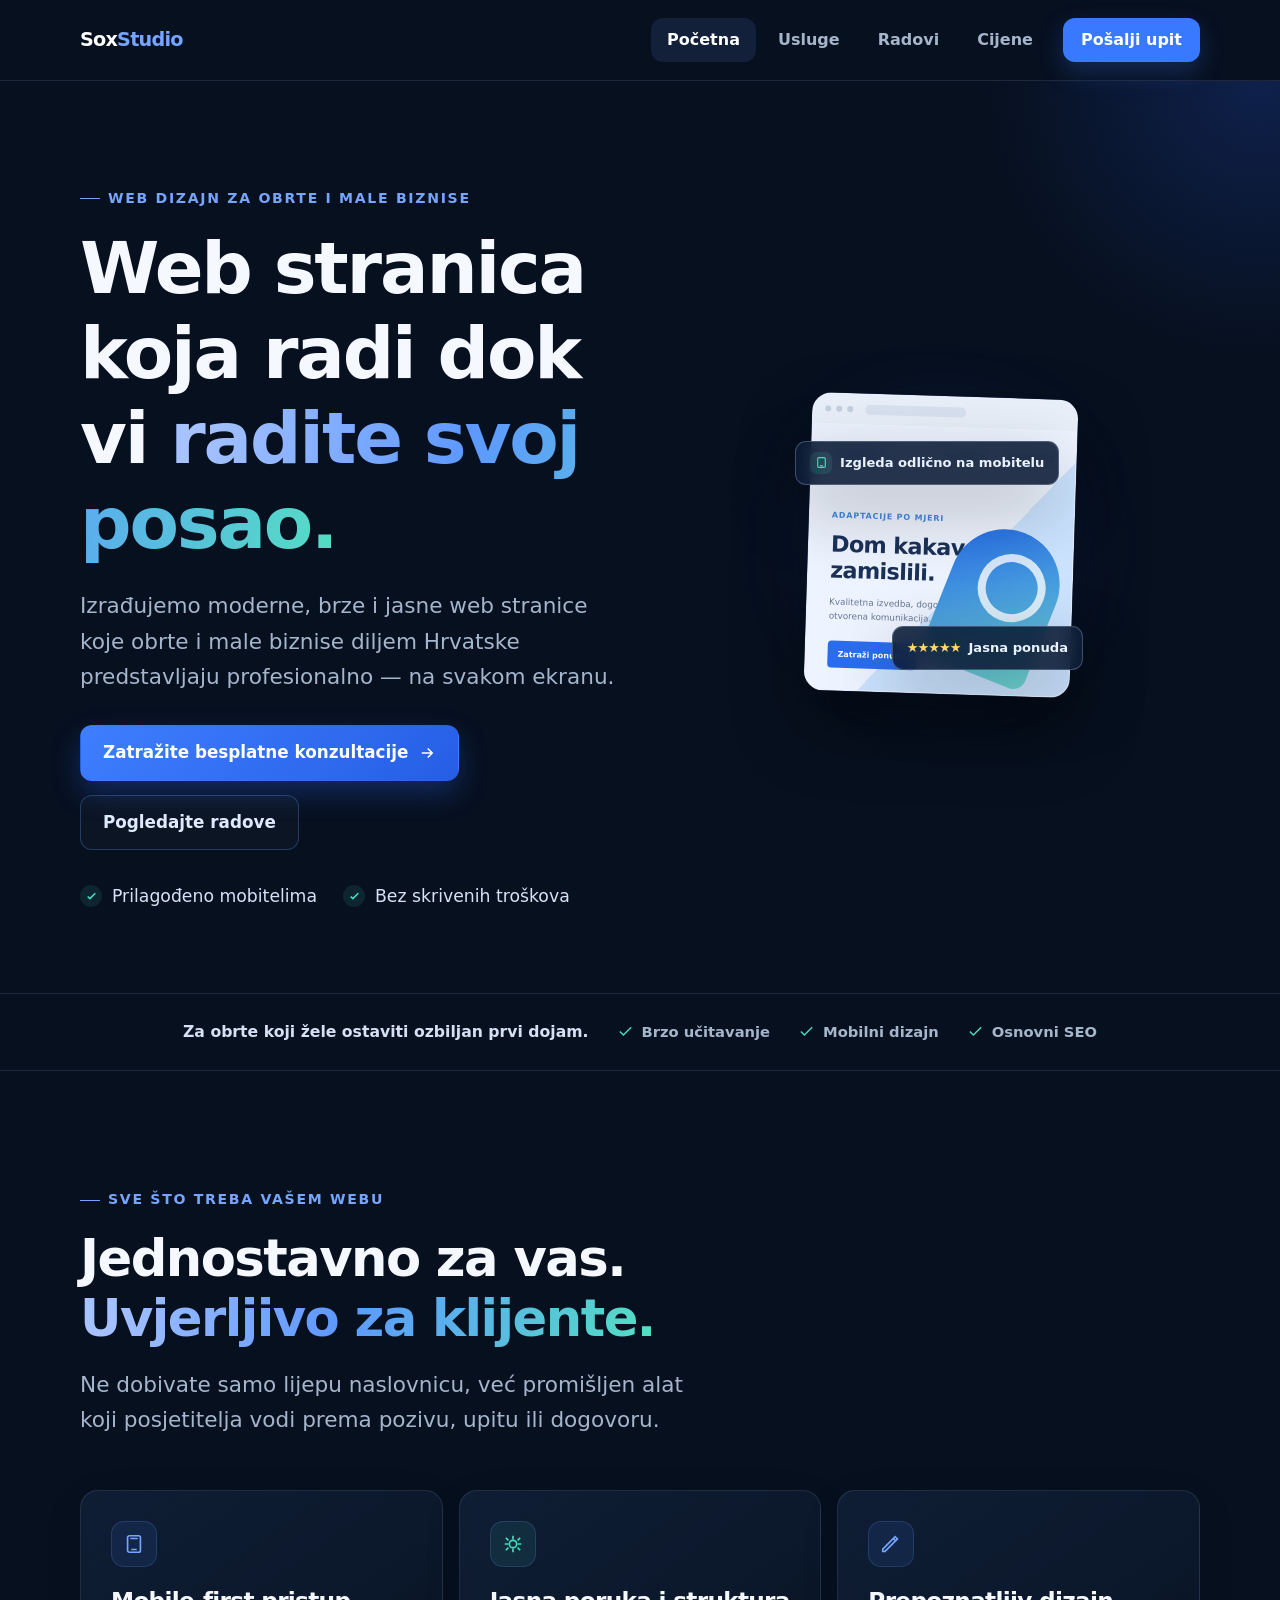
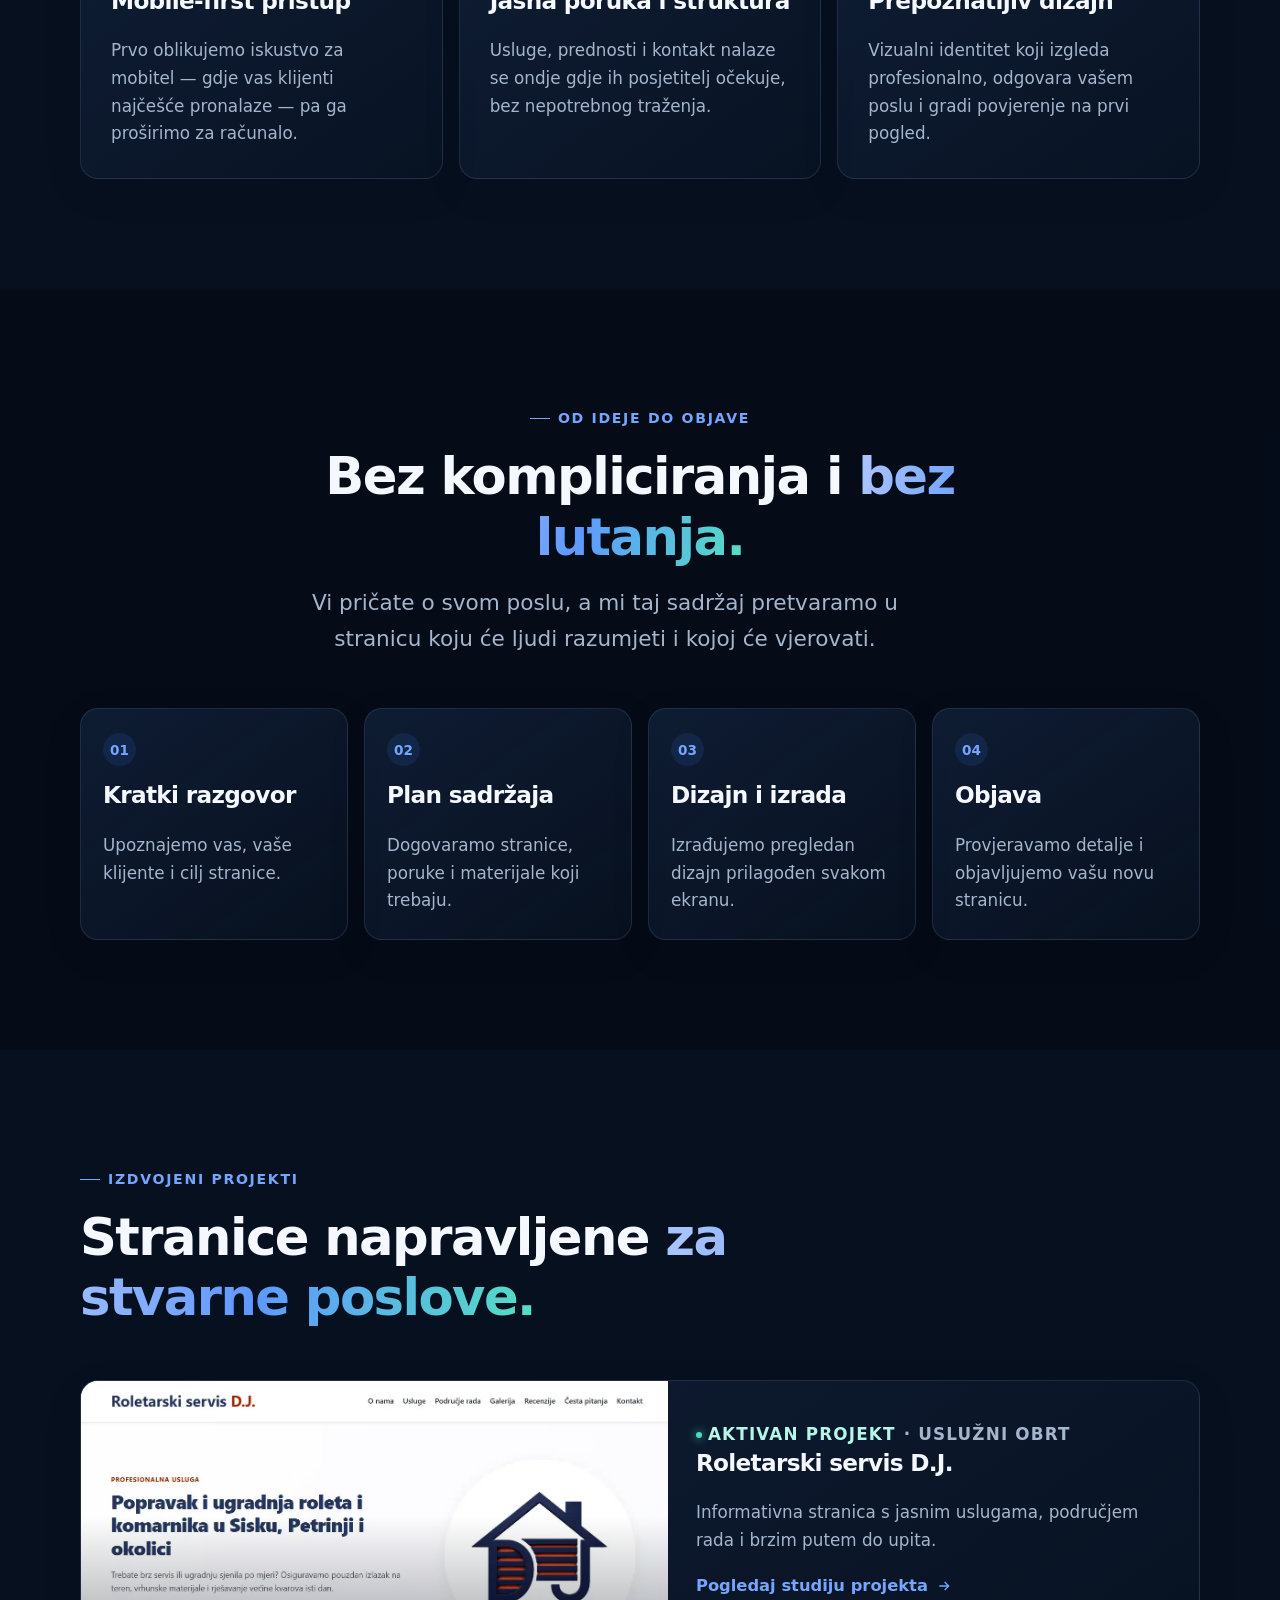
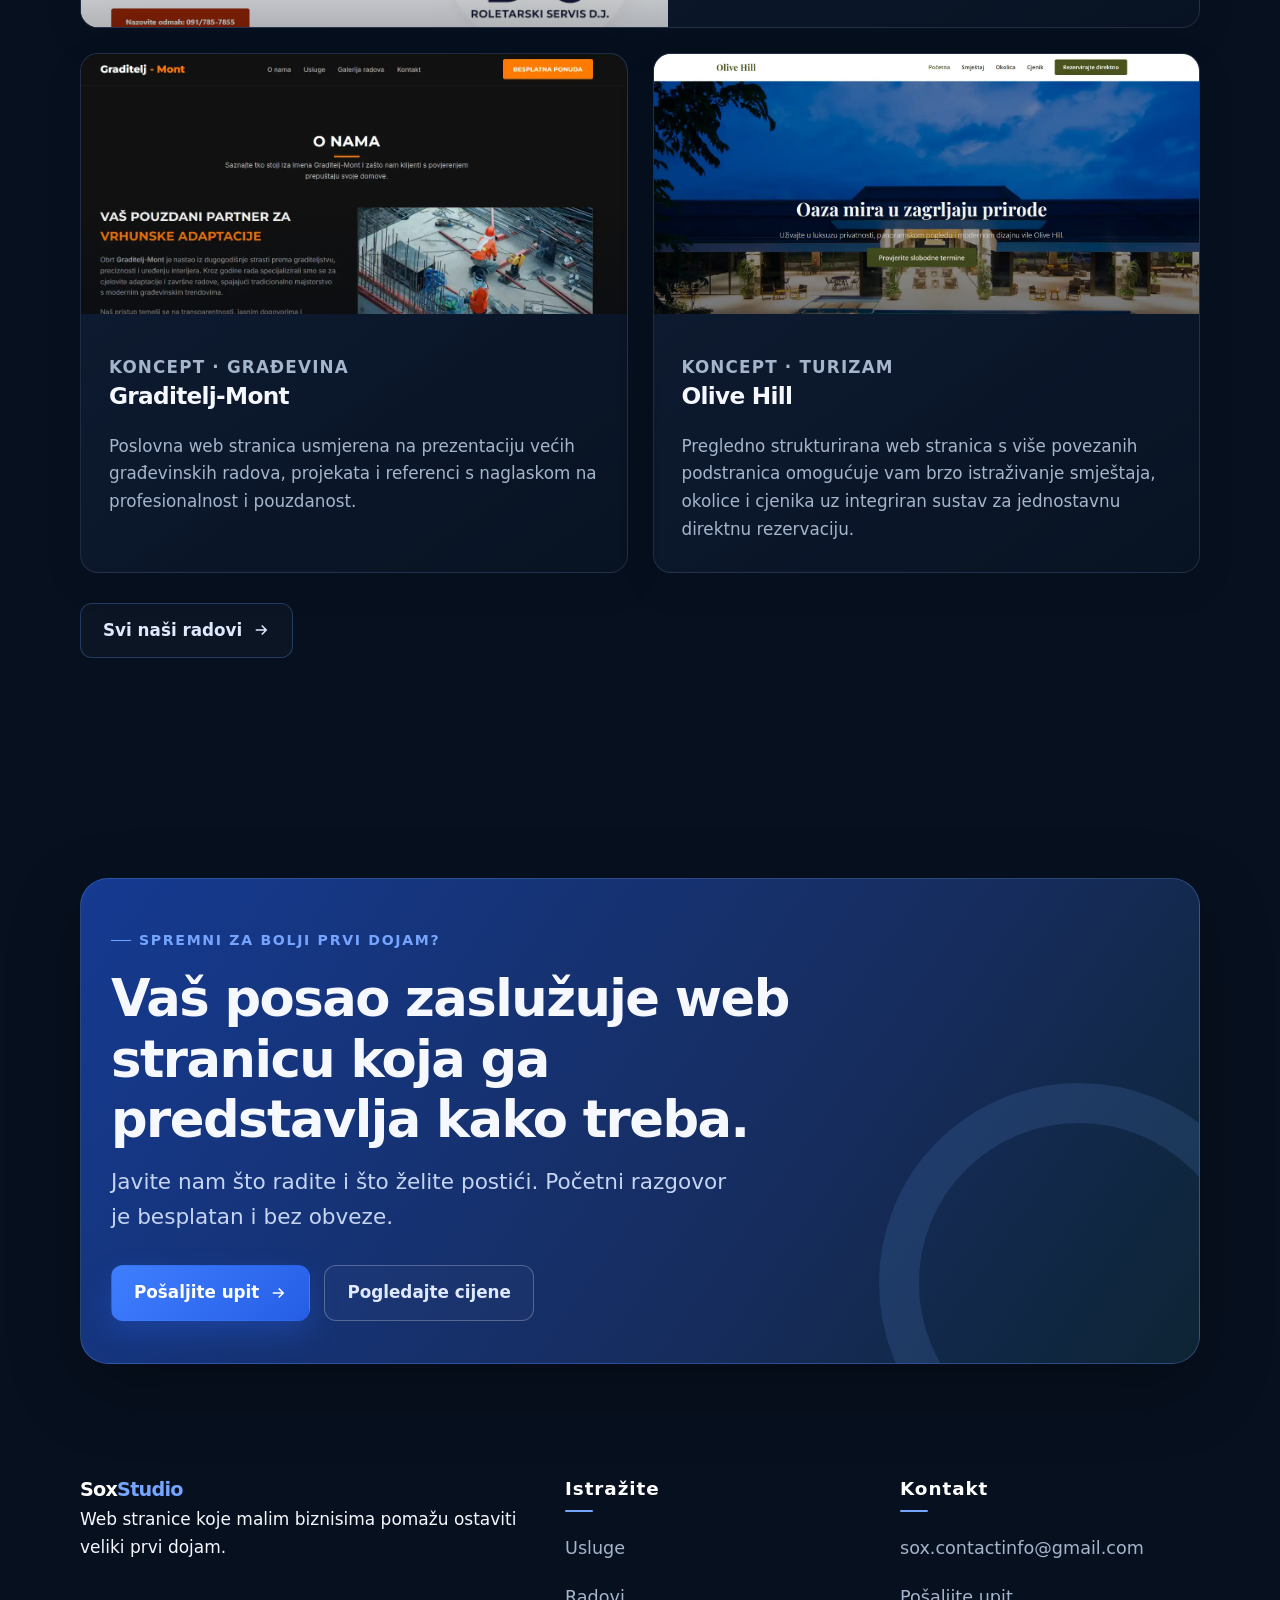
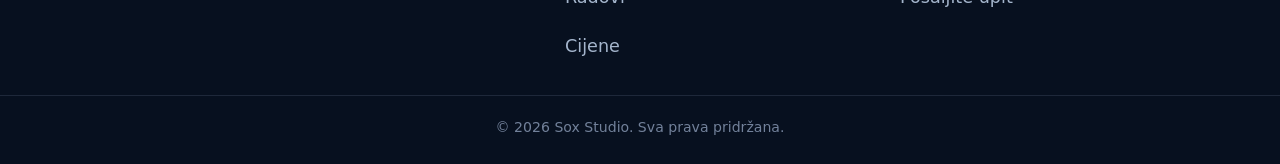
<file: index.html>
<!doctype html>
<html lang="hr">
<head>
  <meta charset="utf-8">
  <link rel="icon" type="image/png" href="assets/images/favicon.png">
  <meta name="viewport" content="width=device-width, initial-scale=1">
  
  <!-- Primarni SEO Title (Sadrži primarnu ključnu riječ i brend) -->
  <title>Izrada web stranica za obrte i male biznise | Sox Studio</title>
  
  <!-- SEO Meta Opis (Privlačan sažetak do 160 znakova s pozivom na akciju) -->
  <meta name="description" content="Izrađujemo brze, moderne i jasne web stranice za obrte i male biznise diljem Hrvatske. Bez skrivenih troškova. Zatražite besplatne konzultacije!">
  
  <!-- Kanonski link -->
  <link rel="canonical" href="https://sox-studio.hr/">

<!-- Open Graph / Social Sharing tagovi -->
  <meta property="og:title" content="Izrada web stranica za obrte i male biznise | Sox Studio">
  <meta property="og:description" content="Izrađujemo brze, moderne i jasne web stranice za male biznise diljem Hrvatske. Bez skrivenih troškova.">
  <meta property="og:type" content="website">
  <meta property="og:url" content="https://sox-studio.hr/">
  <meta property="og:image" content="https://sox-studio.hr/assets/images/og-slika.jpg">
  <meta property="og:image:width" content="1200">
  <meta property="og:image:height" content="630">

  <!-- Twitter / X Card tagovi -->
  <meta name="twitter:card" content="summary_large_image">
  <meta name="twitter:title" content="Izrada web stranica za obrte i male biznise | Sox Studio">
  <meta name="twitter:description" content="Izrađujemo brze, moderne i jasne web stranice za male biznise diljem Hrvatske. Bez skrivenih troškova.">
  <meta name="twitter:image" content="https://sox-studio.hr/assets/images/og-slika.jpg">

  <link rel="stylesheet" href="assets/styles.css">
</head>
<body>
  <header class="site-header">
    <div class="container nav">
      <a class="logo" href="./" aria-label="Sox Studio, početna">Sox<span>Studio</span></a>
      <button class="menu-button" type="button" aria-label="Otvori navigaciju" aria-expanded="false">
        <svg class="menu-icon" viewBox="0 0 24 24" fill="none" stroke="currentColor" stroke-width="2">
          <path d="M3 6h18M3 12h18M3 18h18"/>
        </svg>
        <svg class="close-icon" viewBox="0 0 24 24" fill="none" stroke="currentColor" stroke-width="2">
          <path d="m6 6 12 12M18 6 6 18"/>
        </svg>
      </button>
      <nav class="nav-links" aria-label="Glavna navigacija">
        <a href="/"aria-current="page">Početna</a>
        <a href="usluge">Usluge</a>
        <a href="radovi">Radovi</a>
        <a href="cijene" >Cijene</a>
        <a href="kontakt" class="nav-cta">Pošalji upit</a>
      </nav>
    </div>
  </header>

  <main>
    <section class="hero">
      <div class="container hero-grid">
        <div class="hero-copy" data-reveal>
          <p class="eyebrow">Web dizajn za obrte i male biznise</p>
          <h1>Web stranica koja radi dok vi <span class="gradient-text">radite svoj posao.</span></h1>
          <p class="lead">Izrađujemo moderne, brze i jasne web stranice koje obrte i male biznise diljem Hrvatske predstavljaju profesionalno — na svakom ekranu.</p>
          <div class="button-row">
            <a class="button button--primary" href="kontakt">Zatražite besplatne konzultacije <svg viewBox="0 0 24 24" fill="none" stroke="currentColor" stroke-width="2"><path d="M5 12h14m-6-6 6 6-6 6"/></svg></a>
            <a class="button button--ghost" href="radovi">Pogledajte radove</a>
          </div>
          <ul class="hero-points">
            <li><span class="tick"><svg viewBox="0 0 24 24" fill="none" stroke="currentColor" stroke-width="3"><path d="m5 12 4 4L19 6"/></svg></span>Prilagođeno mobitelima</li>
            <li><span class="tick"><svg viewBox="0 0 24 24" fill="none" stroke="currentColor" stroke-width="3"><path d="m5 12 4 4L19 6"/></svg></span>Bez skrivenih troškova</li>
          </ul>
        </div>
        <div class="hero-visual" data-reveal>
          <div class="glow"></div>
          <div class="floating-card floating-card--top"><span class="floating-icon"><svg viewBox="0 0 24 24" fill="none" stroke="currentColor" stroke-width="2"><rect x="5" y="3" width="14" height="18" rx="2"/><path d="M9 18h6"/></svg></span>Izgleda odlično na mobitelu</div>
          <div class="site-preview" aria-label="Primjer modernog web dizajna">
            <div class="preview-bar"><i class="preview-dot"></i><i class="preview-dot"></i><i class="preview-dot"></i><i class="preview-address"></i></div>
            <div class="preview-content">
              <div class="preview-nav"><b>DOMUS</b><span>USLUGE &nbsp; · &nbsp; KONTAKT</span></div>
              <div class="preview-splash"><span class="preview-label">Adaptacije po mjeri</span><h3>Dom kakav ste zamislili.</h3><p>Kvalitetna izvedba, dogovoreni rokovi i otvorena komunikacija.</p><span class="preview-action">Zatraži ponudu</span></div>
              <div class="preview-shape"></div>
            </div>
          </div>
          <div class="floating-card floating-card--bottom"><span class="rating">★★★★★</span> Jasna ponuda</div>
        </div>
      </div>
    </section>

    <aside class="trust-strip" aria-label="Prednosti Sox Studija">
      <div class="container trust-inner">
        <p>Za obrte koji žele ostaviti ozbiljan prvi dojam.</p>
        <span class="trust-item"><svg viewBox="0 0 24 24" fill="none" stroke="currentColor" stroke-width="2"><path d="M20 6 9 17l-5-5"/></svg>Brzo učitavanje</span>
        <span class="trust-item"><svg viewBox="0 0 24 24" fill="none" stroke="currentColor" stroke-width="2"><path d="M20 6 9 17l-5-5"/></svg>Mobilni dizajn</span>
        <span class="trust-item"><svg viewBox="0 0 24 24" fill="none" stroke="currentColor" stroke-width="2"><path d="M20 6 9 17l-5-5"/></svg>Osnovni SEO</span>
      </div>
    </aside>

    <section class="section" id="prednosti">
      <div class="container">
        <div class="section-head" data-reveal>
          <p class="eyebrow">Sve što treba vašem webu</p>
          <h2>Jednostavno za vas. <span class="gradient-text">Uvjerljivo za klijente.</span></h2>
          <p class="lead">Ne dobivate samo lijepu naslovnicu, već promišljen alat koji posjetitelja vodi prema pozivu, upitu ili dogovoru.</p>
        </div>
        <div class="cards cards--3">
          <article class="feature-card" data-reveal>
            <div class="icon-box"><svg viewBox="0 0 24 24" fill="none" stroke="currentColor" stroke-width="1.8"><rect x="5" y="3" width="14" height="18" rx="2"/><path d="M9 18h6M8 6h8"/></svg></div>
            <h3>Mobile-first pristup</h3>
            <p>Prvo oblikujemo iskustvo za mobitel — gdje vas klijenti najčešće pronalaze — pa ga proširimo za računalo.</p>
          </article>
          <article class="feature-card" data-reveal>
            <div class="icon-box icon-box--teal"><svg viewBox="0 0 24 24" fill="none" stroke="currentColor" stroke-width="1.8"><path d="M12 3v4m0 10v4M4.2 5.2l2.8 2.8m10 8 2.8 2.8M3 12h4m10 0h4M4.2 18.8 7 16m10-8 2.8-2.8"/><circle cx="12" cy="12" r="4"/></svg></div>
            <h3>Jasna poruka i struktura</h3>
            <p>Usluge, prednosti i kontakt nalaze se ondje gdje ih posjetitelj očekuje, bez nepotrebnog traženja.</p>
          </article>
          <article class="feature-card" data-reveal>
            <div class="icon-box"><svg viewBox="0 0 24 24" fill="none" stroke="currentColor" stroke-width="1.8"><path d="M3 17.5V20h2.5L19 6.5 16.5 4 3 17.5Z"/><path d="m14.5 6 2.5 2.5"/></svg></div>
            <h3>Prepoznatljiv dizajn</h3>
            <p>Vizualni identitet koji izgleda profesionalno, odgovara vašem poslu i gradi povjerenje na prvi pogled.</p>
          </article>
        </div>
      </div>
    </section>

    <section class="section section--dark">
      <div class="container">
        <div class="section-head section-head--center" data-reveal>
          <p class="eyebrow">Od ideje do objave</p>
          <h2>Bez kompliciranja i <span class="gradient-text">bez lutanja.</span></h2>
          <p class="lead">Vi pričate o svom poslu, a mi taj sadržaj pretvaramo u stranicu koju će ljudi razumjeti i kojoj će vjerovati.</p>
        </div>
        <div class="steps">
          <article class="step-card" data-reveal><h3>Kratki razgovor</h3><p>Upoznajemo vas, vaše klijente i cilj stranice.</p></article>
          <article class="step-card" data-reveal><h3>Plan sadržaja</h3><p>Dogovaramo stranice, poruke i materijale koji trebaju.</p></article>
          <article class="step-card" data-reveal><h3>Dizajn i izrada</h3><p>Izrađujemo pregledan dizajn prilagođen svakom ekranu.</p></article>
          <article class="step-card" data-reveal><h3>Objava</h3><p>Provjeravamo detalje i objavljujemo vašu novu stranicu.</p></article>
        </div>
      </div>
    </section>

    <section class="section">
      <div class="container">
        <div class="section-head" data-reveal>
          <p class="eyebrow">Izdvojeni projekti</p>
          <h2>Stranice napravljene <span class="gradient-text">za stvarne poslove.</span></h2>
        </div>
        
        <div class="projects">
        
          <!-- 1. Roletarski servis -->
          <article class="project-card project-card--wide" data-reveal>
            <div class="project-thumb project-thumb--roletar">
              <a href="https://roletarski-servis-dj.hr/" target="_blank" rel="noopener noreferrer">
                <img src="assets/images/web-dizajn-roletarski-servis.webp" alt="Izrada web stranice za roletarski servis - prikaz projekta" class="mini-image" loading="lazy">
              </a>
            </div>
            <div class="project-info">
              <p class="project-meta"><span class="status">Aktivan projekt</span> · Uslužni obrt</p>
              <h3>Roletarski servis D.J.</h3>
              <p>Informativna stranica s jasnim uslugama, područjem rada i brzim putem do upita.</p>
              <a class="text-link" href="radovi">Pogledaj studiju projekta <svg viewBox="0 0 24 24" fill="none" stroke="currentColor" stroke-width="2"><path d="M5 12h14m-6-6 6 6-6 6"/></svg></a>
            </div>
          </article>

          <!-- 2. Graditelj Mont -->
          <article class="project-card" data-reveal>
            <div class="project-thumb project-thumb--volt">
              <a href="https://lorenaa420.github.io/graditeljstvo-web/" target="_blank" rel="noopener noreferrer">
                <img src="assets/images/web-stranica-gradevinski-obrt.webp" alt="Web prezentacija majstora za kućne popravke - prikaz dizajna" class="mini-image" loading="lazy">
              </a>
            </div>
            <div class="project-info">
              <p class="project-meta">Koncept · Građevina</p>
              <h3>Graditelj-Mont</h3>
              <p>Poslovna web stranica usmjerena na prezentaciju većih građevinskih radova, projekata i referenci s naglaskom na profesionalnost i pouzdanost.</p>
            </div>
          </article>

          <!-- 3. Vila na najam -->
          <article class="project-card" data-reveal>
            <div class="project-thumb project-thumb--kvadrat">
              <a href="https://lorenaa420.github.io/turizam-web/" target="_blank" rel="noopener noreferrer">
                <img src="assets/images/web-dizajn-iznajmljivanje-smjestaj.webp" alt="Web stranica građevinskog obrta i adaptacija - prikaz projekta" class="mini-image" loading="lazy">
              </a>
            </div>
            <div class="project-info">
              <p class="project-meta">Koncept · Turizam</p>
              <h3>Olive Hill</h3>
              <p>Pregledno strukturirana web stranica s više povezanih podstranica omogućuje vam brzo istraživanje smještaja, okolice i cjenika uz integriran sustav za jednostavnu direktnu rezervaciju.</p>
            </div>
          </article>

        </div>

        <div class="button-row" data-reveal>
          <a class="button button--ghost" href="radovi">Svi naši radovi <svg viewBox="0 0 24 24" fill="none" stroke="currentColor" stroke-width="2"><path d="M5 12h14m-6-6 6 6-6 6"/></svg></a>
        </div>
      </div>
    </section>

    <section class="section">
      <div class="container"><div class="cta-box" data-reveal>
        <p class="eyebrow">Spremni za bolji prvi dojam?</p>
        <h2>Vaš posao zaslužuje web stranicu koja ga predstavlja kako treba.</h2>
        <p class="lead">Javite nam što radite i što želite postići. Početni razgovor je besplatan i bez obveze.</p>
        <div class="button-row"><a class="button button--primary" href="kontakt">Pošaljite upit <svg viewBox="0 0 24 24" fill="none" stroke="currentColor" stroke-width="2"><path d="M5 12h14m-6-6 6 6-6 6"/></svg></a><a class="button button--ghost" href="cijene">Pogledajte cijene</a></div>
      </div></div>
    </section>
  </main>

  <footer class="site-footer">
    <div class="container">
      <div class="footer-grid">
        <div>
          <a class="logo" href="./">Sox<span>Studio</span></a>
          <p class="footer-copy">Web stranice koje malim biznisima pomažu ostaviti veliki prvi dojam.</p>
        </div>
        <div>
          <p class="footer-title">Istražite</p>
          <nav class="footer-links">
            <a href="usluge">Usluge</a>
            <a href="radovi">Radovi</a>
            <a href="cijene">Cijene</a>
          </nav>
        </div>
        <div>
          <p class="footer-title">Kontakt</p>
          <nav class="footer-links">
            <a href="mailto:sox.contactinfo@gmail.com">sox.contactinfo@gmail.com</a>
            <a href="kontakt">Pošaljite upit</a>
          </nav>
        </div>
      </div>
      <div class="footer-bottom">
        <span>© 2026 Sox Studio. Sva prava pridržana.</span>
      </div>
    </div>
  </footer>

  <script src="assets/script.js"></script>

  <!-- Obogaćena Schema JSON-LD skripta za SEO -->
  <script type="application/ld+json">
  {
    "@context": "https://schema.org",
    "@type": "ProfessionalService",
    "name": "Sox Studio",
    "description": "Izrada brzih, modernih i jasnih web stranica za obrte i male biznise diljem Hrvatske.",
    "url": "https://sox-studio.hr/",
    "logo": "https://sox-studio.hr/assets/images/favicon.png",
    "email": "sox.contactinfo@gmail.com",
    "areaServed": "Croatia",
    "priceRange": "€€",
    "knowsAbout": ["Web dizajn", "Izrada web stranica", "Mobile-first dizajn", "SEO"],
    "sameAs": [
      "https://www.facebook.com/",
      "https://www.instagram.com/"
    ]
  }
  </script>
</body>
</html>
</file>
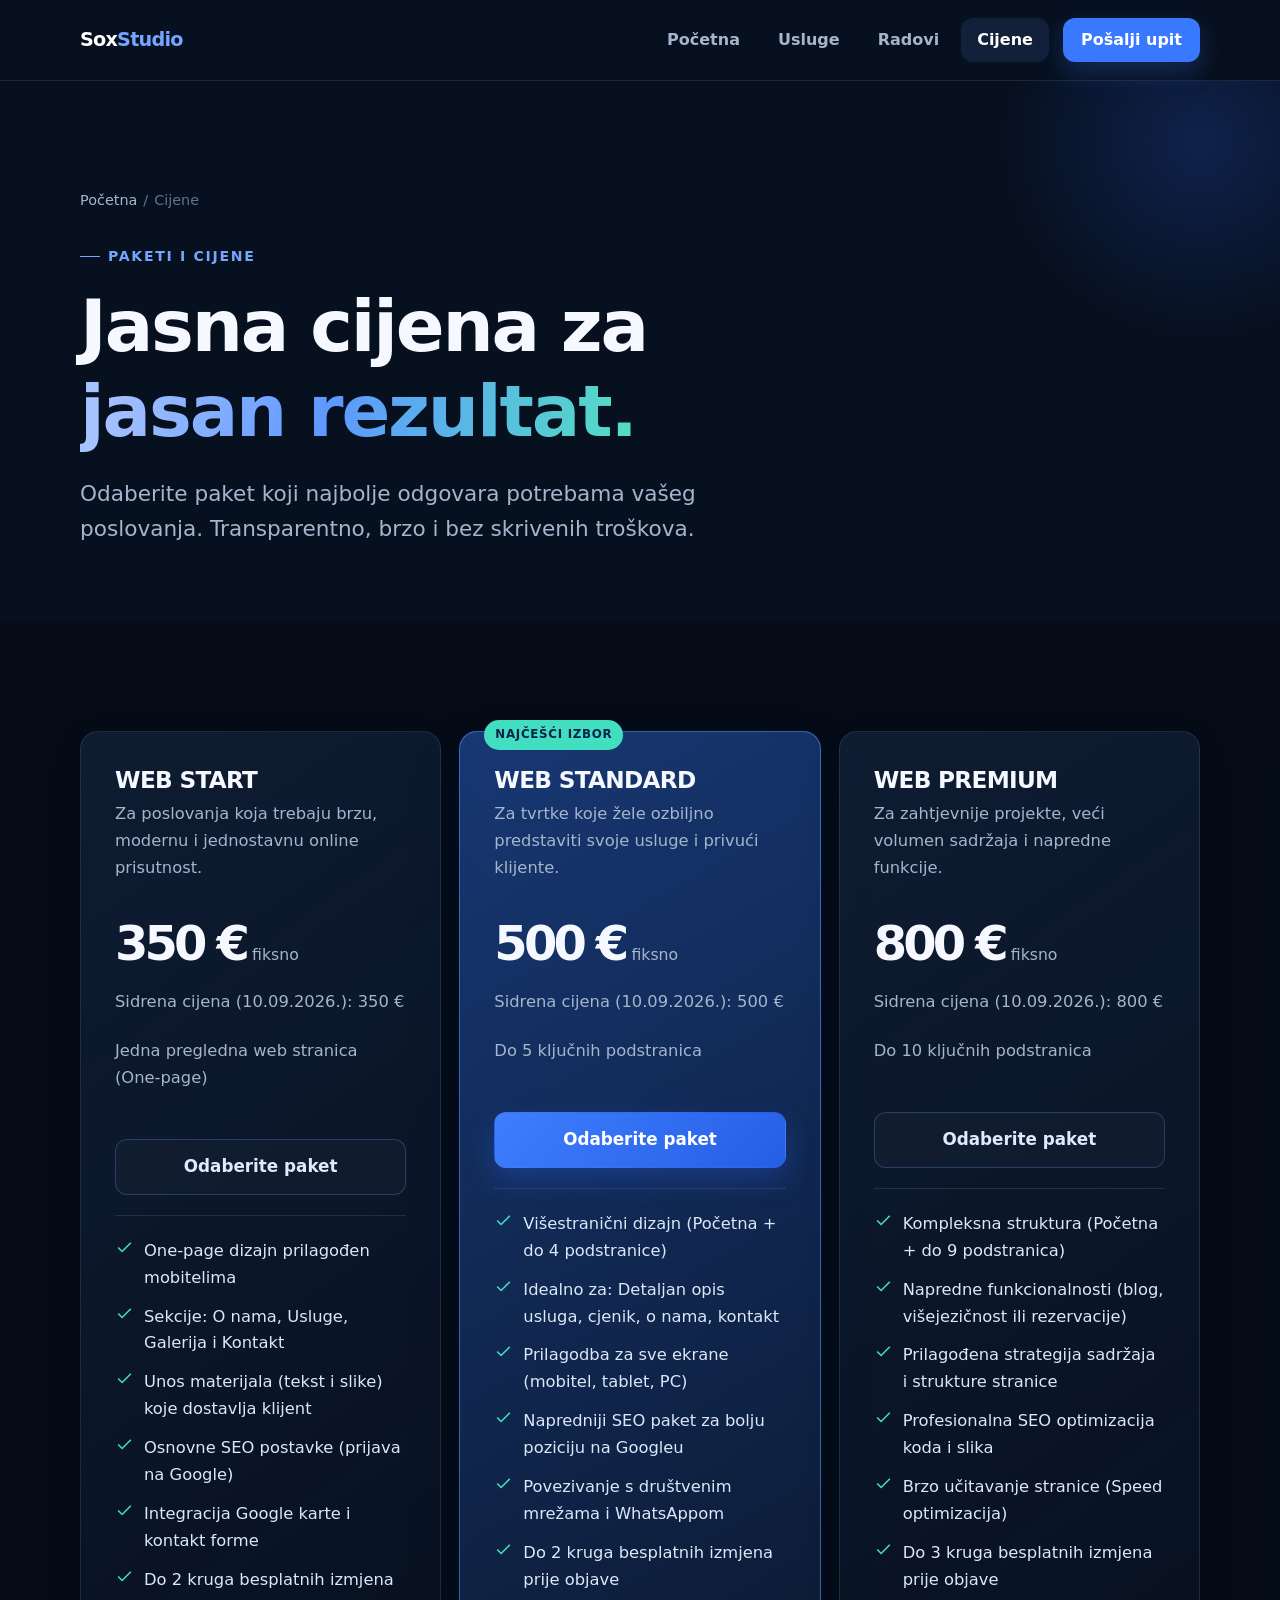
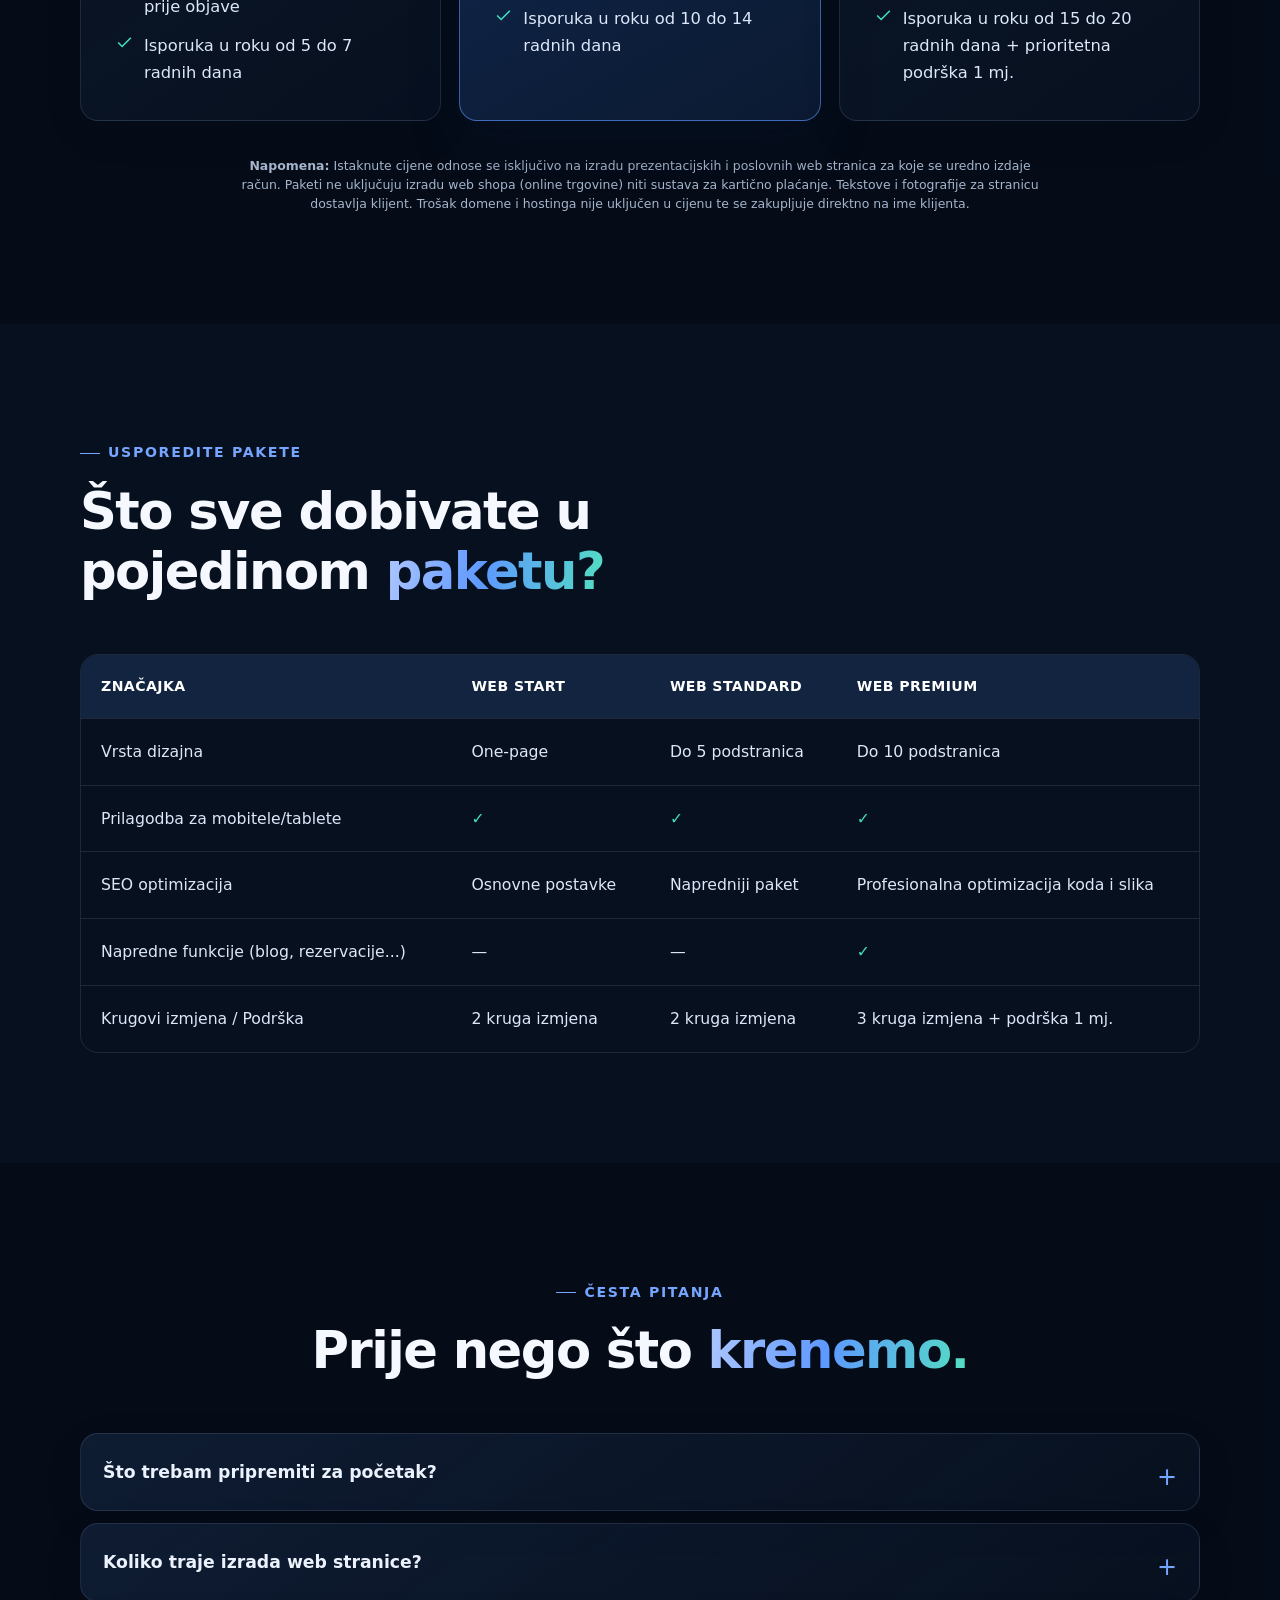
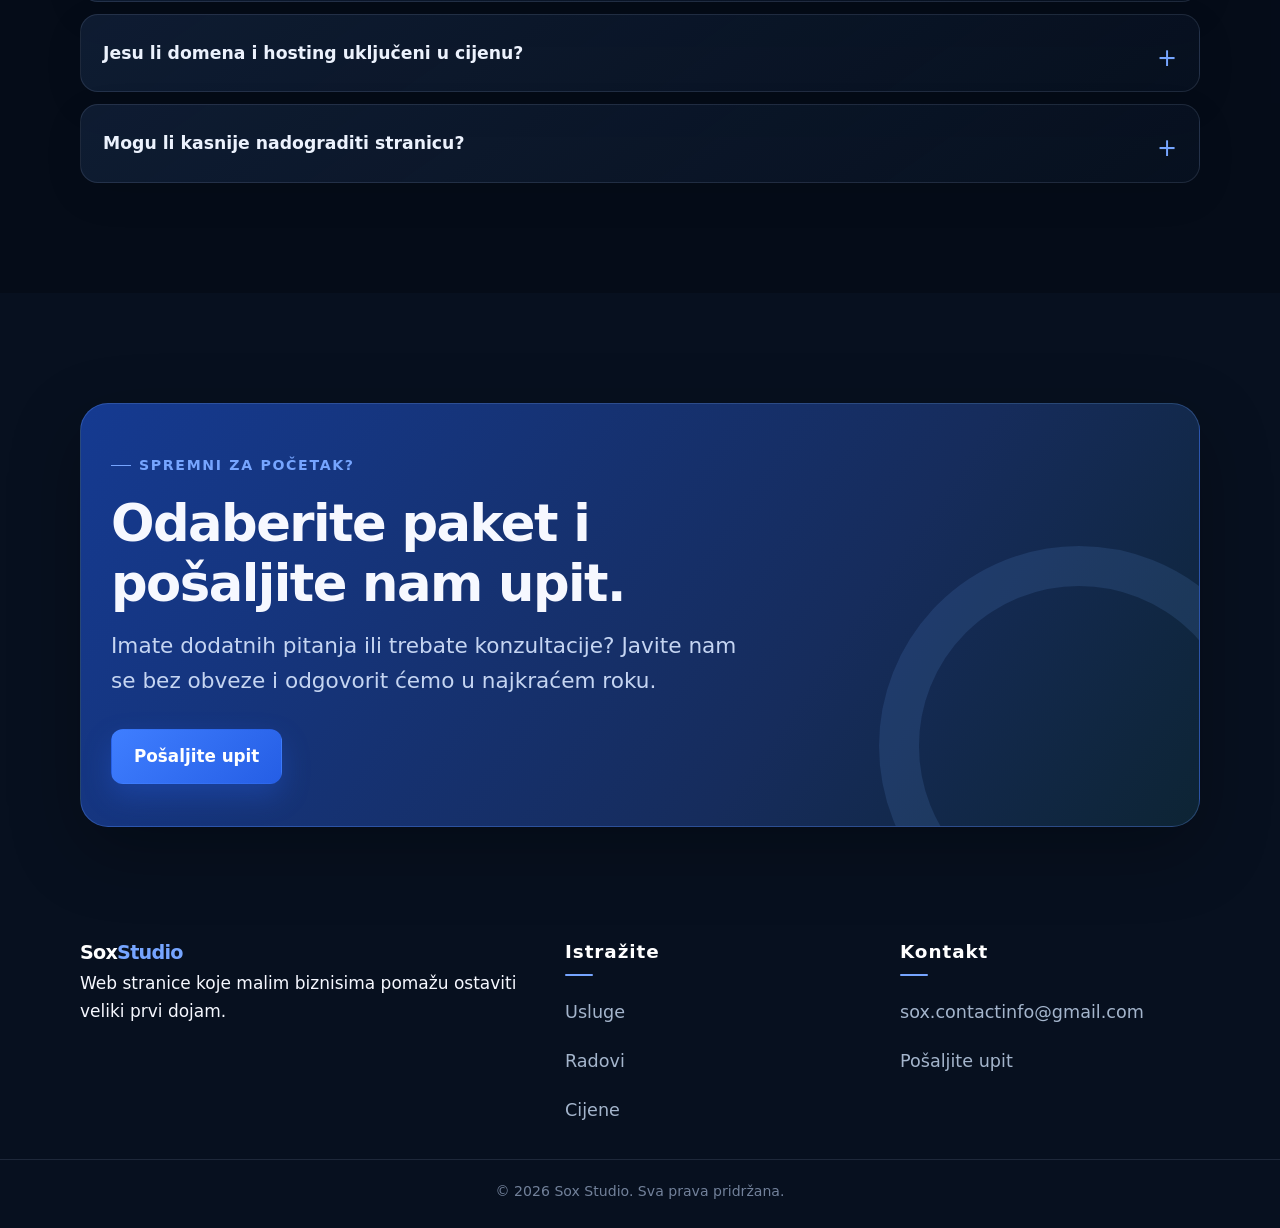
<file: cijene.html>
<!doctype html>
<html lang="hr">
<head>
  <meta charset="utf-8">
  <link rel="icon" type="image/png" href="assets/images/favicon.png">
  <meta name="viewport" content="width=device-width, initial-scale=1">
  
  <!-- Primarni SEO Title -->
  <title>Cijene izrade web stranica za obrte i male biznise | Sox Studio</title>
  
  <!-- SEO Meta Opis -->
  <meta name="description" content="Transparentne cijene i paketi izrade web stranica za obrte i male biznise: već od 350€.">
  
  <!-- Kanonski link -->
  <link rel="canonical" href="https://sox-studio.hr/cijene">

  <!-- Open Graph tagovi za društvene mreže -->
<meta property="og:title" content="Cijene izrade web stranica za obrte i male biznise | Sox Studio">
  <meta property="og:description" content="Transparentni paketi izrade web stranica: Web Start, Web Standard i Web Premium. Zatražite ponudu!">
  <meta property="og:type" content="website">
  <meta property="og:url" content="https://sox-studio.hr/cijene.html">
  <meta property="og:image" content="https://sox-studio.hr/assets/images/og-slika.jpg">

  <link rel="stylesheet" href="assets/styles.css">
</head>
<body>

  <header class="site-header">
    <div class="container nav">
      <a class="logo" href="./" aria-label="Sox Studio, početna">Sox<span>Studio</span></a>
      <button class="menu-button" type="button" aria-label="Otvori navigaciju" aria-expanded="false">
        <svg class="menu-icon" viewBox="0 0 24 24" fill="none" stroke="currentColor" stroke-width="2">
          <path d="M3 6h18M3 12h18M3 18h18"/>
        </svg>
        <svg class="close-icon" viewBox="0 0 24 24" fill="none" stroke="currentColor" stroke-width="2">
          <path d="m6 6 12 12M18 6 6 18"/>
        </svg>
      </button>
      <nav class="nav-links" aria-label="Glavna navigacija">
        <a href="/">Početna</a>
        <a href="usluge">Usluge</a>
        <a href="radovi">Radovi</a>
        <a href="cijene" aria-current="page">Cijene</a>
        <a href="kontakt" class="nav-cta">Pošalji upit</a>
      </nav>
    </div>
  </header>

  <main>
    <section class="page-hero">
      <div class="container" data-reveal>
        <div class="breadcrumbs">
          <a href="index.html">Početna</a>
          <span>/</span>
          <span>Cijene</span>
        </div>
        <p class="eyebrow">Paketi i cijene</p>
        <h1>Jasna cijena za <span class="gradient-text">jasan rezultat.</span></h1>
        <p class="lead">Odaberite paket koji najbolje odgovara potrebama vašeg poslovanja. Transparentno, brzo i bez skrivenih troškova.</p>
      </div>
    </section>

    <section class="section section--dark">
      <div class="container">
        <div class="pricing-grid">

<!-- 1. WEB START -->
<article class="price-card" data-reveal>
  <h3>WEB START</h3>

  <p>
    Za poslovanja koja trebaju brzu, modernu i jednostavnu online prisutnost.
  </p>

  <div class="price">
    <strong>350 €</strong>
    <span>fiksno</span>
  </div>

  <p class="anchor-price">Sidrena cijena (10.09.2026.): 350 €</p>

  <p class="price-note">
    Jedna pregledna web stranica (One-page)
  </p>

  <a class="button button--ghost" href="kontakt.html">
    Odaberite paket
  </a>

  <ul class="check-list">
    <li>
      <svg viewBox="0 0 24 24" fill="none" stroke="currentColor" stroke-width="2">
        <path d="M20 6 9 17l-5-5"/>
      </svg>
      One-page dizajn prilagođen mobitelima
    </li>

    <li>
      <svg viewBox="0 0 24 24" fill="none" stroke="currentColor" stroke-width="2">
        <path d="M20 6 9 17l-5-5"/>
      </svg>
      Sekcije: O nama, Usluge, Galerija i Kontakt
    </li>

    <li>
      <svg viewBox="0 0 24 24" fill="none" stroke="currentColor" stroke-width="2">
        <path d="M20 6 9 17l-5-5"/>
      </svg>
      Unos materijala (tekst i slike) koje dostavlja klijent
    </li>

    <li>
      <svg viewBox="0 0 24 24" fill="none" stroke="currentColor" stroke-width="2">
        <path d="M20 6 9 17l-5-5"/>
      </svg>
      Osnovne SEO postavke (prijava na Google)
    </li>

    <li>
      <svg viewBox="0 0 24 24" fill="none" stroke="currentColor" stroke-width="2">
        <path d="M20 6 9 17l-5-5"/>
      </svg>
      Integracija Google karte i kontakt forme
    </li>

    <li>
      <svg viewBox="0 0 24 24" fill="none" stroke="currentColor" stroke-width="2">
        <path d="M20 6 9 17l-5-5"/>
      </svg>
      Do 2 kruga besplatnih izmjena prije objave
    </li>

    <li>
      <svg viewBox="0 0 24 24" fill="none" stroke="currentColor" stroke-width="2">
        <path d="M20 6 9 17l-5-5"/>
      </svg>
      Isporuka u roku od 5 do 7 radnih dana
    </li>
  </ul>
</article>
<!-- 2. WEB STANDARD (NAJČEŠĆI IZBOR) -->
<article class="price-card price-card--popular" data-reveal>
  <span class="popular-label">Najčešći izbor</span>

  <h3>WEB STANDARD</h3>

  <p>
    Za tvrtke koje žele ozbiljno predstaviti svoje usluge i privući klijente.
  </p>

  <div class="price">
    <strong>500 €</strong>
    <span>fiksno</span>
  </div>

  <p class="anchor-price">Sidrena cijena (10.09.2026.): 500 €</p>

  <p class="price-note">Do 5 ključnih podstranica</p>

  <a class="button button--primary" href="kontakt.html">
    Odaberite paket
  </a>

  <ul class="check-list">
    <li>
      <svg viewBox="0 0 24 24" fill="none" stroke="currentColor" stroke-width="2">
        <path d="M20 6 9 17l-5-5"/>
      </svg>
      Višestranični dizajn (Početna + do 4 podstranice)
    </li>

    <li>
      <svg viewBox="0 0 24 24" fill="none" stroke="currentColor" stroke-width="2">
        <path d="M20 6 9 17l-5-5"/>
      </svg>
      Idealno za: Detaljan opis usluga, cjenik, o nama, kontakt
    </li>

    <li>
      <svg viewBox="0 0 24 24" fill="none" stroke="currentColor" stroke-width="2">
        <path d="M20 6 9 17l-5-5"/>
      </svg>
      Prilagodba za sve ekrane (mobitel, tablet, PC)
    </li>

    <li>
      <svg viewBox="0 0 24 24" fill="none" stroke="currentColor" stroke-width="2">
        <path d="M20 6 9 17l-5-5"/>
      </svg>
      Napredniji SEO paket za bolju poziciju na Googleu
    </li>

    <li>
      <svg viewBox="0 0 24 24" fill="none" stroke="currentColor" stroke-width="2">
        <path d="M20 6 9 17l-5-5"/>
      </svg>
      Povezivanje s društvenim mrežama i WhatsAppom
    </li>

    <li>
      <svg viewBox="0 0 24 24" fill="none" stroke="currentColor" stroke-width="2">
        <path d="M20 6 9 17l-5-5"/>
      </svg>
      Do 2 kruga besplatnih izmjena prije objave
    </li>

    <li>
      <svg viewBox="0 0 24 24" fill="none" stroke="currentColor" stroke-width="2">
        <path d="M20 6 9 17l-5-5"/>
      </svg>
      Isporuka u roku od 10 do 14 radnih dana
    </li>
  </ul>
</article>


<!-- 3. WEB PREMIUM -->
<article class="price-card" data-reveal>

  <h3>WEB PREMIUM</h3>

  <p>
    Za zahtjevnije projekte, veći volumen sadržaja i napredne funkcije.
  </p>

  <div class="price">
    <strong>800 €</strong>
    <span>fiksno</span>
  </div>

  <p class="anchor-price">Sidrena cijena (10.09.2026.): 800 €</p>

  <p class="price-note">Do 10 ključnih podstranica</p>

  <a class="button button--ghost" href="kontakt.html">
    Odaberite paket
  </a>

  <ul class="check-list">
    <li>
      <svg viewBox="0 0 24 24" fill="none" stroke="currentColor" stroke-width="2">
        <path d="M20 6 9 17l-5-5"/>
      </svg>
      Kompleksna struktura (Početna + do 9 podstranica)
    </li>

    <li>
      <svg viewBox="0 0 24 24" fill="none" stroke="currentColor" stroke-width="2">
        <path d="M20 6 9 17l-5-5"/>
      </svg>
      Napredne funkcionalnosti (blog, višejezičnost ili rezervacije)
    </li>

    <li>
      <svg viewBox="0 0 24 24" fill="none" stroke="currentColor" stroke-width="2">
        <path d="M20 6 9 17l-5-5"/>
      </svg>
      Prilagođena strategija sadržaja i strukture stranice
    </li>

    <li>
      <svg viewBox="0 0 24 24" fill="none" stroke="currentColor" stroke-width="2">
        <path d="M20 6 9 17l-5-5"/>
      </svg>
      Profesionalna SEO optimizacija koda i slika
    </li>

    <li>
      <svg viewBox="0 0 24 24" fill="none" stroke="currentColor" stroke-width="2">
        <path d="M20 6 9 17l-5-5"/>
      </svg>
      Brzo učitavanje stranice (Speed optimizacija)
    </li>

    <li>
      <svg viewBox="0 0 24 24" fill="none" stroke="currentColor" stroke-width="2">
        <path d="M20 6 9 17l-5-5"/>
      </svg>
      Do 3 kruga besplatnih izmjena prije objave
    </li>

    <li>
      <svg viewBox="0 0 24 24" fill="none" stroke="currentColor" stroke-width="2">
        <path d="M20 6 9 17l-5-5"/>
      </svg>
      Isporuka u roku od 15 do 20 radnih dana + prioritetna podrška 1 mj.
    </li>
  </ul>
</article>


        </div>

        <!-- Obavezni sitni tisak na dnu stranice -->
        <p class="muted" style="margin:36px auto 0; max-width:800px; text-align:center; font-size:.78rem; line-height:1.5;">
          <strong>Napomena:</strong> Istaknute cijene odnose se isključivo na izradu prezentacijskih i poslovnih web stranica za koje se uredno izdaje račun. Paketi ne uključuju izradu web shopa (online trgovine) niti sustava za kartično plaćanje. Tekstove i fotografije za stranicu dostavlja klijent. Trošak domene i hostinga nije uključen u cijenu te se zakupljuje direktno na ime klijenta.
        </p>
      </div>
    </section>

    <section class="section">
      <div class="container">
        <div class="section-head" data-reveal>
          <p class="eyebrow">Usporedite pakete</p>
          <h2>Što sve dobivate u pojedinom <span class="gradient-text">paketu?</span></h2>
        </div>
        <div class="compare-wrap" data-reveal>
          <table class="compare">
            <thead>
              <tr>
                <th>Značajka</th>
                <th>WEB START</th>
                <th>WEB STANDARD</th>
                <th>WEB PREMIUM</th>
              </tr>
            </thead>
            <tbody>
              <tr>
                <td>Vrsta dizajna</td>
                <td>One-page</td>
                <td>Do 5 podstranica</td>
                <td>Do 10 podstranica</td>
              </tr>
              <tr>
                <td>Prilagodba za mobitele/tablete</td>
                <td><span class="yes">✓</span></td>
                <td><span class="yes">✓</span></td>
                <td><span class="yes">✓</span></td>
              </tr>
              <tr>
                <td>SEO optimizacija</td>
                <td>Osnovne postavke</td>
                <td>Napredniji paket</td>
                <td>Profesionalna optimizacija koda i slika</td>
              </tr>
              <tr>
                <td>Napredne funkcije (blog, rezervacije...)</td>
                <td>—</td>
                <td>—</td>
                <td><span class="yes">✓</span></td>
              </tr>
              <tr>
                <td>Krugovi izmjena / Podrška</td>
                <td>2 kruga izmjena</td>
                <td>2 kruga izmjena</td>
                <td>3 kruga izmjena + podrška 1 mj.</td>
              </tr>
            </tbody>
          </table>
        </div>
      </div>
    </section>

    <section class="section section--dark">
      <div class="container">
        <div class="section-head section-head--center" data-reveal>
          <p class="eyebrow">Česta pitanja</p>
          <h2>Prije nego što <span class="gradient-text">krenemo.</span></h2>
        </div>
        <div class="faq-list" data-reveal>
          <details class="faq-item">
            <summary>Što trebam pripremiti za početak?</summary>
            <p>Tekstove i fotografije za stranicu dostavljate vi (klijent). Ako trebate smjernice što točno napisati ili koje slike odabrati, rado ćemo vam pomoći savjetom prije početka izrade.</p>
          </details>
          <details class="faq-item">
            <summary>Koliko traje izrada web stranice?</summary>
            <p>Za paket Web Start isporuka je u roku od 5 do 7 radnih dana, za Web Standard 10 do 14 radnih dana, dok se za Web Premium rok definira ovisno o kompleksnosti projekta (cca 15-20 radnih dana).</p>
          </details>
          <details class="faq-item">
            <summary>Jesu li domena i hosting uključeni u cijenu?</summary>
            <p>Nisu. Trošak domene i hostinga nije uključen u cijenu te se zakupljuje direktno na ime klijenta, a mi vam naravno možemo pomoći s preporukom i postavkama.</p>
          </details>
          <details class="faq-item">
            <summary>Mogu li kasnije nadograditi stranicu?</summary>
            <p>Apsolutno! Budući da radimo custom stranice od nule, struktura se uvijek može proširiti s novim podstranicama ili funkcijama kako vaše poslovanje bude raslo.</p>
          </details>
        </div>
      </div>
    </section>

    <section class="section">
      <div class="container">
        <div class="cta-box" data-reveal>
          <p class="eyebrow">Spremni za početak?</p>
          <h2>Odaberite paket i pošaljite nam upit.</h2>
          <p class="lead">Imate dodatnih pitanja ili trebate konzultacije? Javite nam se bez obveze i odgovorit ćemo u najkraćem roku.</p>
          <div class="button-row">
            <a class="button button--primary" href="kontakt.html">Pošaljite upit</a>
          </div>
        </div>
      </div>
    </section>
  </main>

  <footer class="site-footer">
    <div class="container">
      <div class="footer-grid">
        <div>
          <a class="logo" href="index.html">Sox<span>Studio</span></a>
          <p class="footer-copy">Web stranice koje malim biznisima pomažu ostaviti veliki prvi dojam.</p>
        </div>
        <div>
          <p class="footer-title">Istražite</p>
          <nav class="footer-links">
            <a href="usluge.html">Usluge</a>
            <a href="radovi.html">Radovi</a>
            <a href="cijene.html">Cijene</a>
          </nav>
        </div>
        <div>
          <p class="footer-title">Kontakt</p>
          <nav class="footer-links">
            <a href="mailto:sox.contactinfo@gmail.com">sox.contactinfo@gmail.com</a>
            <a href="kontakt.html">Pošaljite upit</a>
          </nav>
        </div>
      </div>
      <div class="footer-bottom">
        <span>© 2026 Sox Studio. Sva prava pridržana.</span>
      </div>
    </div>
  </footer>

  <script src="assets/script.js"></script>
  
  <!-- Schema.org strukturirani podaci za cjenik i pakete -->
  <script type="application/ld+json">
  {
    "@context": "https://schema.org",
    "@type": "WebPage",
    "name": "Cijene izrade web stranica — Sox Studio",
    "description": "Transparentni paketi za web stranice Sox Studija: Web Start (350 €), Web Standard (500 €) i Web Premium (800 €).",
    "url": "https://sox-studio.hr/cijene.html",
    "offers": [
      {
        "@type": "Offer",
        "name": "WEB START",
        "price": "350",
        "priceCurrency": "EUR",
        "description": "One-page dizajn, sekcije O nama, Usluge, Galerija i Kontakt, osnovni SEO, isporuka 5-7 dana."
      },
      {
        "@type": "Offer",
        "name": "WEB STANDARD",
        "price": "500",
        "priceCurrency": "EUR",
        "description": "Do 5 ključnih podstranica, napredniji SEO, povezivanje s društvenim mrežama, 2 kruga izmjena."
      },
      {
        "@type": "Offer",
        "name": "WEB PREMIUM",
        "price": "800",
        "priceCurrency": "EUR",
        "description": "Do 10 ključnih podstranica, napredne funkcionalnosti, speed optimizacija, prioritetna podrška."
      }
    ]
  }
  </script>
</body>
</html>
</file>
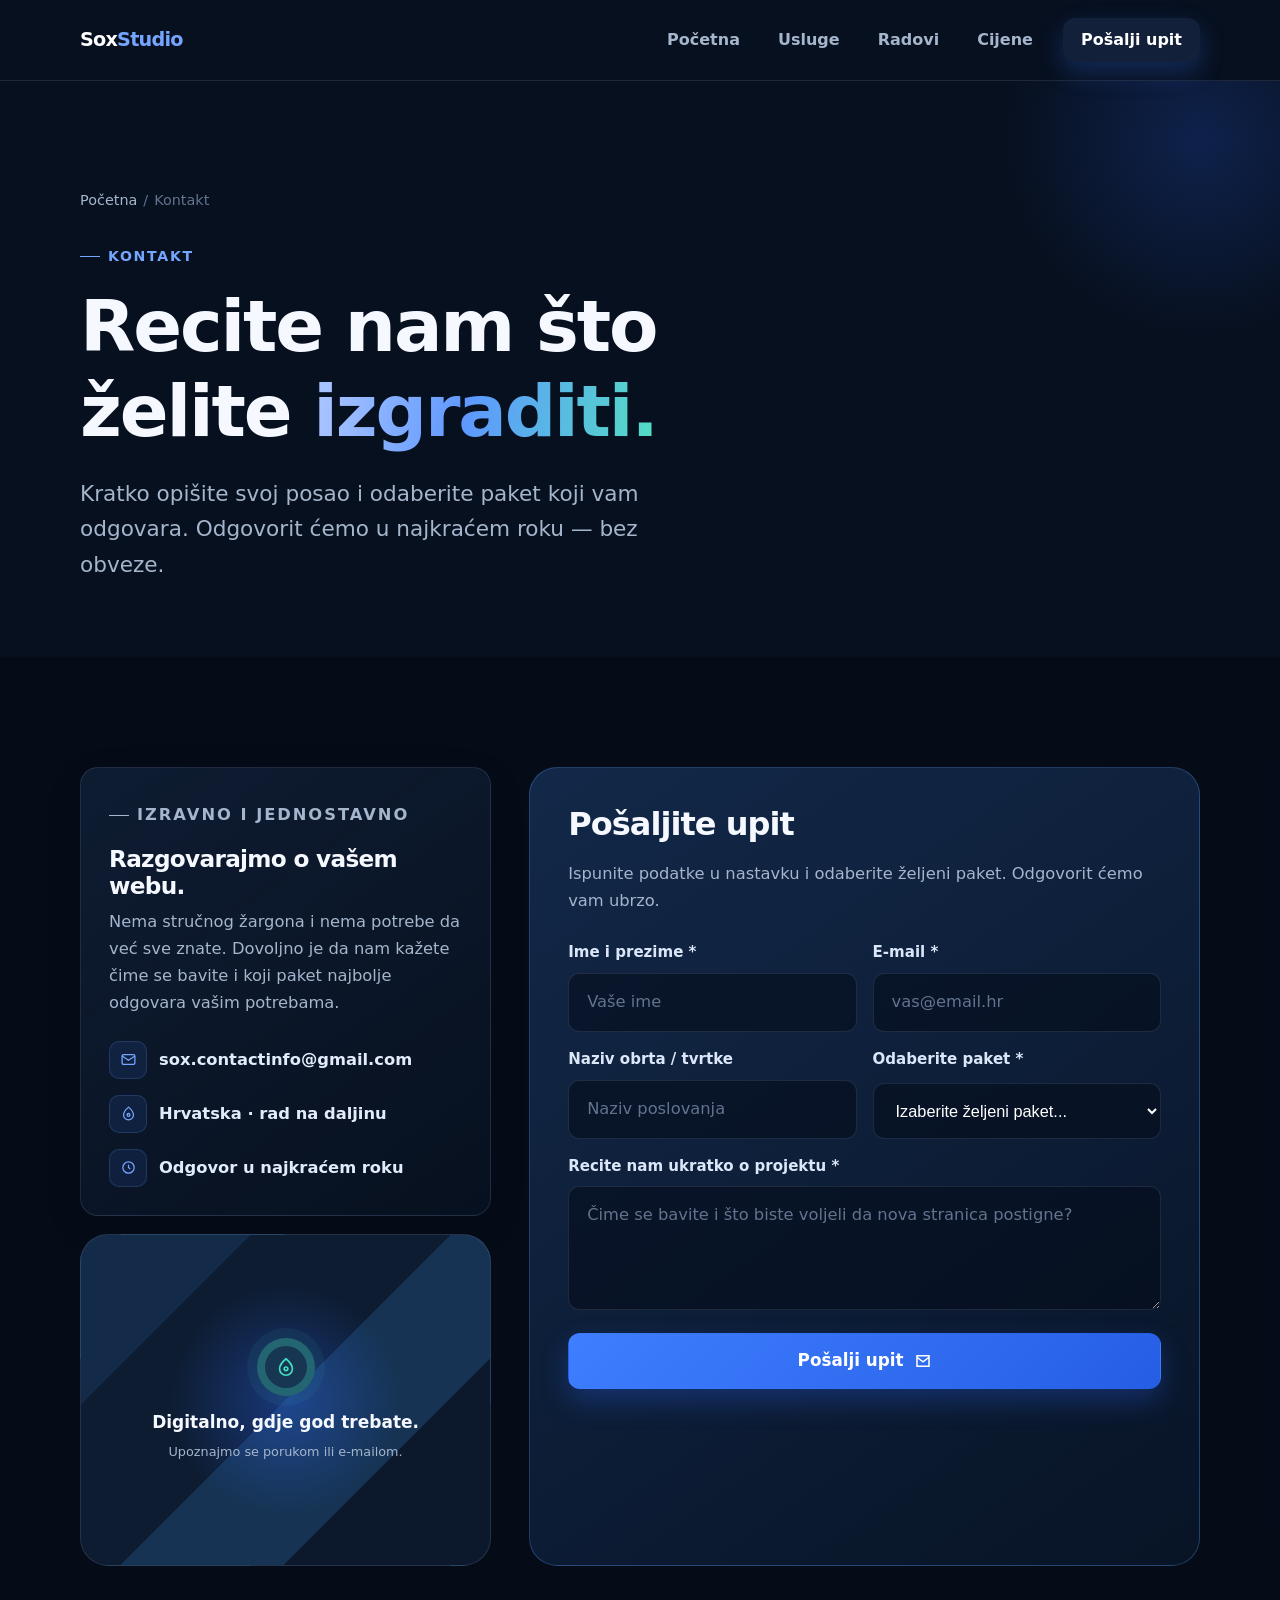
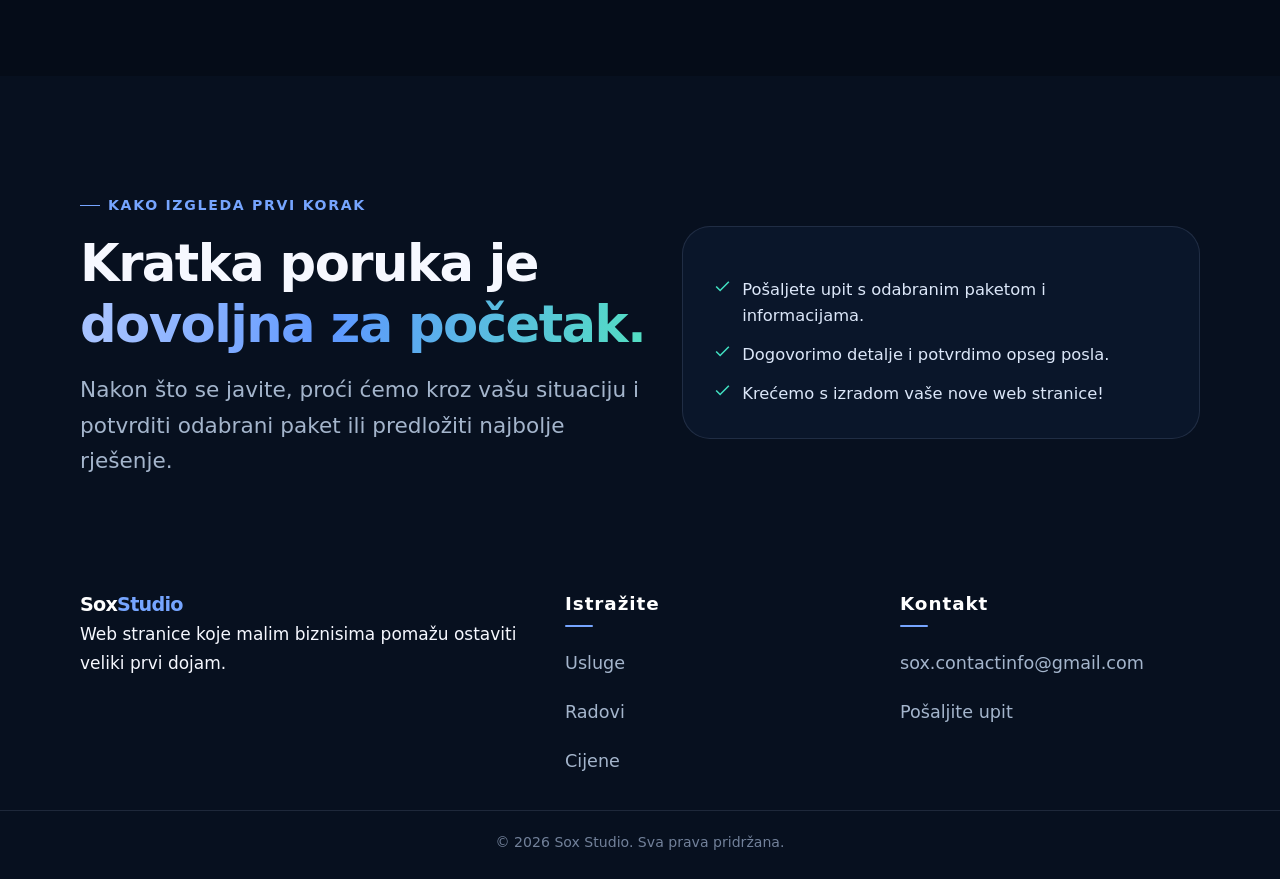
<file: kontakt.html>
<!doctype html>
<html lang="hr">
<head>
  <meta charset="utf-8">
    <link rel="icon" type="image/png" href="assets/images/favicon.png">
  <meta name="viewport" content="width=device-width, initial-scale=1">
  
  <!-- Primarni SEO Title -->
  <title>Kontaktirajte Sox Studio | Izrada web stranica za obrte</title>
  
  <!-- SEO Meta Opis -->
  <meta name="description" content="Stupite u kontakt sa Sox Studijem. Zatražite besplatne konzultacije i ponudu za izradu brze i moderne web stranice za vaš obrt ili mali biznis.">
  
  <!-- Kanonski link (ažuriran na novu vlastitu domenu) -->
  <link rel="canonical" href="https://sox-studio.hr/kontakt">

  <!-- Open Graph tagovi za društvene mreže -->
  <meta property="og:title" content="Kontaktirajte Sox Studio | Izrada web stranica za obrte">
  <meta property="og:description" content="Zatražite besplatne konzultacije i ponudu za izradu web stranice za vaš obrt ili mali biznis.">
  <meta property="og:type" content="website">
  <meta property="og:url" content="https://sox-studio.hr/kontakt.html">
  <meta property="og:image" content="https://sox-studio.hr/assets/images/og-slika.jpg">

  <link rel="stylesheet" href="assets/styles.css">
</head>
<body>

  <header class="site-header">
    <div class="container nav">
      <a class="logo" href="./" aria-label="Sox Studio, početna">Sox<span>Studio</span></a>
      <button class="menu-button" type="button" aria-label="Otvori navigaciju" aria-expanded="false">
        <svg class="menu-icon" viewBox="0 0 24 24" fill="none" stroke="currentColor" stroke-width="2">
          <path d="M3 6h18M3 12h18M3 18h18"/>
        </svg>
        <svg class="close-icon" viewBox="0 0 24 24" fill="none" stroke="currentColor" stroke-width="2">
          <path d="m6 6 12 12M18 6 6 18"/>
        </svg>
      </button>
      <nav class="nav-links" aria-label="Glavna navigacija">
        <a href="/">Početna</a>
        <a href="usluge">Usluge</a>
        <a href="radovi">Radovi</a>
        <a href="cijene" >Cijene</a>
        <a href="kontakt" class="nav-cta" aria-current="page">Pošalji upit</a>
      </nav>
    </div>
  </header>

  <main>
    <section class="page-hero">
      <div class="container" data-reveal>
        <div class="breadcrumbs">
          <a href="index.html">Početna</a>
          <span>/</span>
          <span>Kontakt</span>
        </div>
        <p class="eyebrow">Kontakt</p>
        <h1>Recite nam što želite <span class="gradient-text">izgraditi.</span></h1>
        <p class="lead">Kratko opišite svoj posao i odaberite paket koji vam odgovara. Odgovorit ćemo u najkraćem roku — bez obveze.</p>
      </div>
    </section>

    <section class="section section--dark">
      <div class="container contact-grid">
        <div data-reveal>
          <article class="contact-card">
            <p class="eyebrow">Izravno i jednostavno</p>
            <h3>Razgovarajmo o vašem webu.</h3>
            <p>Nema stručnog žargona i nema potrebe da već sve znate. Dovoljno je da nam kažete čime se bavite i koji paket najbolje odgovara vašim potrebama.</p>
            <div class="contact-lines">
              <a class="contact-line" href="mailto:sox.contactinfo@gmail.com">
                <span class="icon-box">
                  <svg viewBox="0 0 24 24" fill="none" stroke="currentColor" stroke-width="1.8">
                    <rect x="3" y="5" width="18" height="14" rx="2"/>
                    <path d="m3 7 9 6 9-6"/>
                  </svg>
                </span>
                <span>sox.contactinfo@gmail.com</span>
              </a>
              <span class="contact-line">
                <span class="icon-box">
                  <svg viewBox="0 0 24 24" fill="none" stroke="currentColor" stroke-width="1.8">
                    <path d="M12 21a7 7 0 0 0 7-7c0-5-7-11-7-11S5 9 5 14a7 7 0 0 0 7 7Z"/>
                    <circle cx="12" cy="14" r="2"/>
                  </svg>
                </span>
                <span>Hrvatska · rad na daljinu</span>
              </span>
              <span class="contact-line">
                <span class="icon-box">
                  <svg viewBox="0 0 24 24" fill="none" stroke="currentColor" stroke-width="1.8">
                    <circle cx="12" cy="12" r="8"/>
                    <path d="M12 8v4l2.5 2"/>
                  </svg>
                </span>
                <span>Odgovor u najkraćem roku</span>
              </span>
            </div>
          </article>
          <div class="map-card" style="margin-top:18px;">
            <div class="map-overlay">
              <span class="pin">
                <svg viewBox="0 0 24 24" fill="none" stroke="currentColor" stroke-width="1.8">
                  <path d="M12 21a7 7 0 0 0 7-7c0-5-7-11-7-11S5 9 5 14a7 7 0 0 0 7 7Z"/>
                  <circle cx="12" cy="14" r="2"/>
                </svg>
              </span>
              <strong>Digitalno, gdje god trebate.</strong>
              <span class="muted" style="font-size:.8rem; margin-top:5px;">Upoznajmo se porukom ili e-mailom.</span>
            </div>
          </div>
        </div>

        <!-- Forma prilagođena za FormSubmit i nove pakete -->
        <form class="form-card" action="https://formsubmit.co/e57ed5a1890ee7f07d672c68d8f1271c" method="POST" data-contact-form data-reveal>
          <!-- FormSubmit postavke -->
          <input type="hidden" name="_subject" value="Novi upit sa Sox Studio web stranice!">
          <input type="hidden" name="_captcha" value="false">

          <h2>Pošaljite upit</h2>
          <p>Ispunite podatke u nastavku i odaberite željeni paket. Odgovorit ćemo vam ubrzo.</p>
          
          <div class="form-grid form-grid--two">
            <div class="field">
              <label for="name">Ime i prezime *</label>
              <input id="name" name="name" type="text" autocomplete="name" placeholder="Vaše ime" required>
            </div>
            <div class="field">
              <label for="email">E-mail *</label>
              <input id="email" name="email" type="email" autocomplete="email" placeholder="vas@email.hr" required>
            </div>
          </div>

          <div class="form-grid form-grid--two" style="margin-top:15px;">
            <div class="field">
              <label for="business">Naziv obrta / tvrtke</label>
              <input id="business" name="business" type="text" autocomplete="organization" placeholder="Naziv poslovanja">
            </div>
            <div class="field">
              <label for="service">Odaberite paket *</label>
              <select id="service" name="service" required>
                <option value="" disabled selected>Izaberite željeni paket...</option>
                <option value="WEB START (350 €)">WEB START — (One-page)</option>
                <option value="WEB STANDARD (500 €) - Najčešći izbor">WEB STANDARD — (Do 5 podstranica) </option>
                <option value="WEB PREMIUM (800 €)">WEB PREMIUM — (Do 10 podstranica)</option>
                <option value="Nisam siguran/na - Trebam konzultacije">Nisam siguran/na (Trebam preporuku)</option>
              </select>
            </div>
          </div>

          <div class="field" style="margin-top:15px;">
            <label for="message">Recite nam ukratko o projektu *</label>
            <textarea id="message" name="message" placeholder="Čime se bavite i što biste voljeli da nova stranica postigne?" required></textarea>
          </div>

          <button class="button button--primary" type="submit">Pošalji upit 
            <svg viewBox="0 0 24 24" fill="none" stroke="currentColor" stroke-width="2">
              <path d="M4 5h16v14H4zM4 7l8 6 8-6"/>
            </svg>
          </button>
          
          <p class="form-message" aria-live="polite"></p>
        </form>
      </div>
    </section>

    <section class="section">
      <div class="container split-panel">
        <div data-reveal>
          <p class="eyebrow">Kako izgleda prvi korak</p>
          <h2>Kratka poruka je <span class="gradient-text">dovoljna za početak.</span></h2>
          <p class="lead">Nakon što se javite, proći ćemo kroz vašu situaciju i potvrditi odabrani paket ili predložiti najbolje rješenje.</p>
        </div>
        <div class="content-panel" data-reveal>
          <ol class="check-list" style="counter-reset:contact-step;">
            <li>
              <svg viewBox="0 0 24 24" fill="none" stroke="currentColor" stroke-width="2">
                <path d="M20 6 9 17l-5-5"/>
              </svg>
              Pošaljete upit s odabranim paketom i informacijama.
            </li>
            <li>
              <svg viewBox="0 0 24 24" fill="none" stroke="currentColor" stroke-width="2">
                <path d="M20 6 9 17l-5-5"/>
              </svg>
              Dogovorimo detalje i potvrdimo opseg posla.
            </li>
            <li>
              <svg viewBox="0 0 24 24" fill="none" stroke="currentColor" stroke-width="2">
                <path d="M20 6 9 17l-5-5"/>
              </svg>
              Krećemo s izradom vaše nove web stranice!
            </li>
          </ol>
        </div>
      </div>
    </section>
  </main>

  <footer class="site-footer">
    <div class="container">
      <div class="footer-grid">
        <div>
          <a class="logo" href="index.html">Sox<span>Studio</span></a>
          <p class="footer-copy">Web stranice koje malim biznisima pomažu ostaviti veliki prvi dojam.</p>
        </div>
        <div>
          <p class="footer-title">Istražite</p>
          <nav class="footer-links">
            <a href="usluge.html">Usluge</a>
            <a href="radovi.html">Radovi</a>
            <a href="cijene.html">Cijene</a>
          </nav>
        </div>
        <div>
          <p class="footer-title">Kontakt</p>
          <nav class="footer-links">
            <a href="mailto:sox.contactinfo@gmail.com">sox.contactinfo@gmail.com</a>
            <a href="kontakt.html">Pošaljite upit</a>
          </nav>
        </div>
      </div>
      <div class="footer-bottom">
        <span>© 2026 Sox Studio. Sva prava pridržana.</span>
      </div>
    </div>
  </footer>

  <script src="assets/script.js"></script>

  <!-- Schema.org strukturirani podaci za kontakt stranicu -->
  <script type="application/ld+json">
  {
    "@context": "https://schema.org",
    "@type": "ContactPage",
    "name": "Kontakt — Sox Studio",
    "description": "Stupite u kontakt sa Sox Studijem za izradu web stranica.",
    "url": "https://sox-studio.hr/kontakt.html",
    "mainEntity": {
      "@type": "ProfessionalService",
      "name": "Sox Studio",
      "email": "sox.contactinfo@gmail.com",
      "url": "https://sox-studio.hr/",
      "areaServed": "Croatia"
    }
  }
  </script>
</body>
</html>
</file>
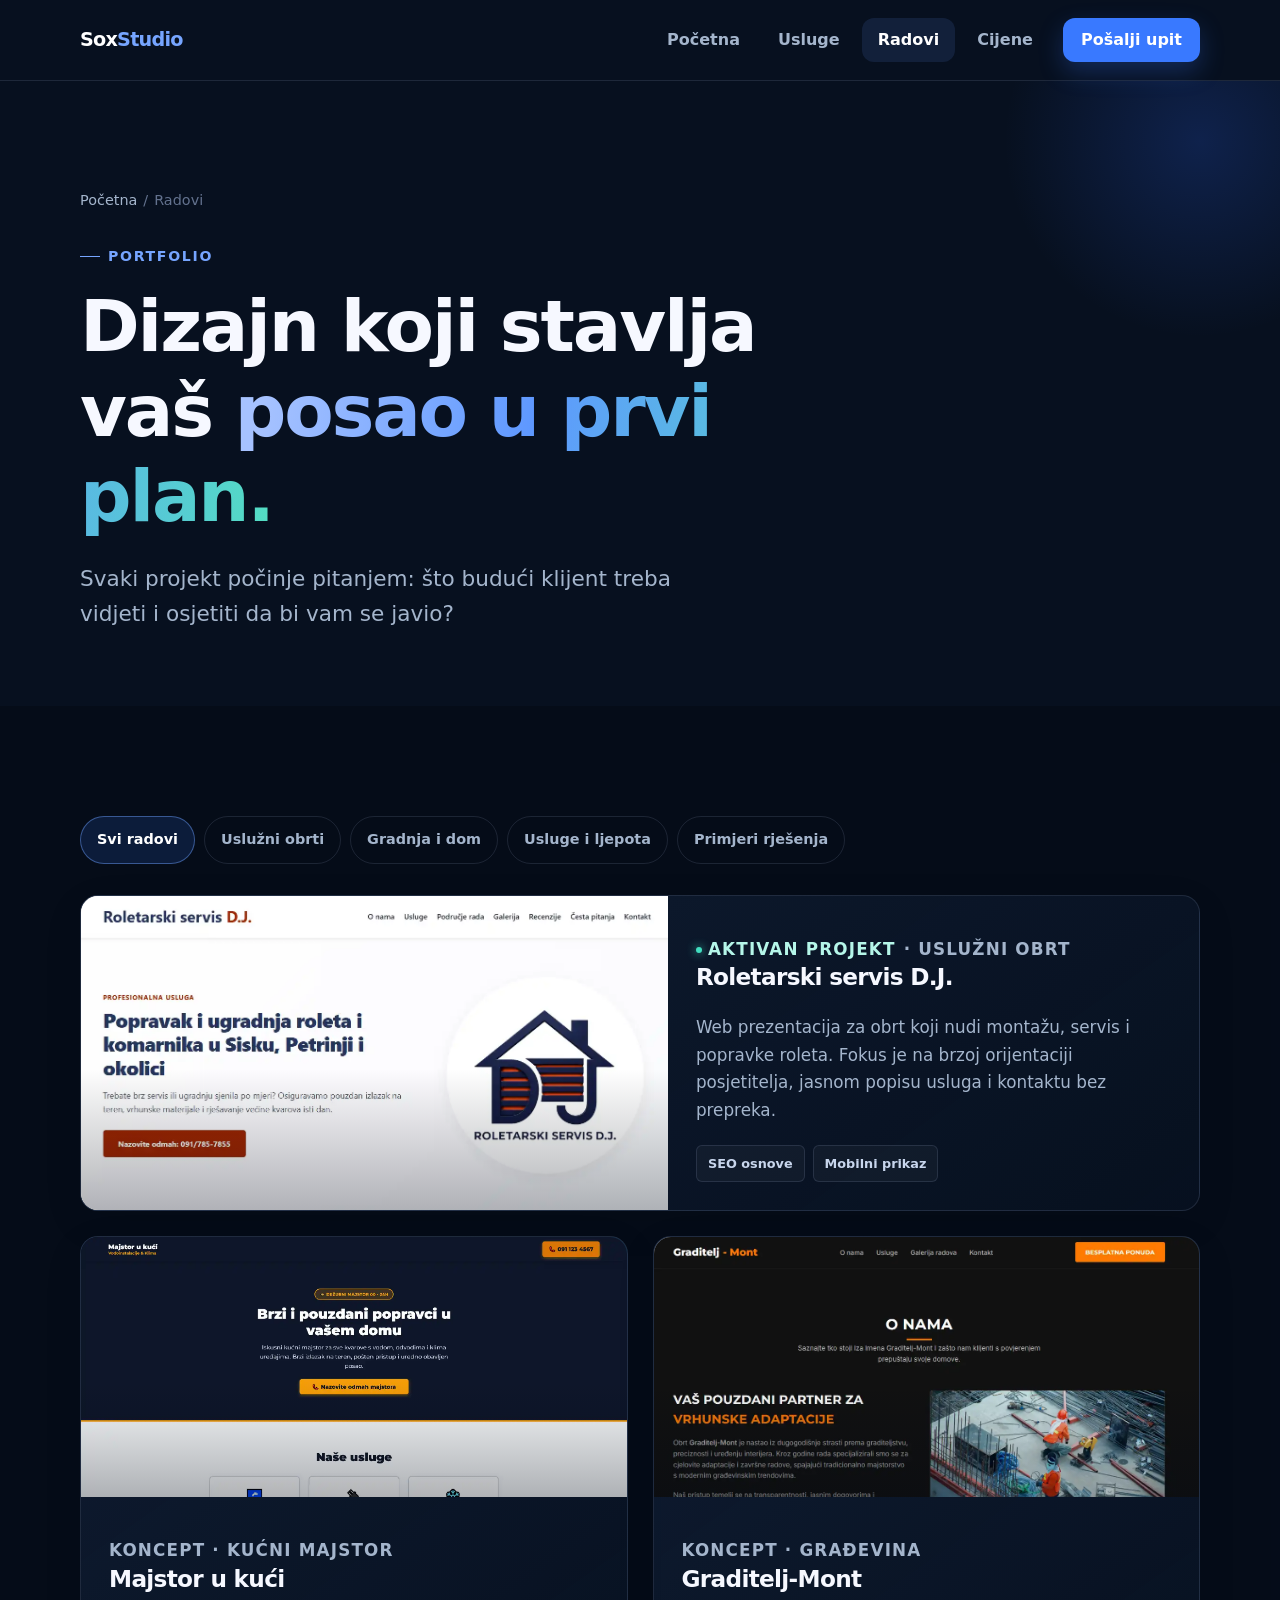
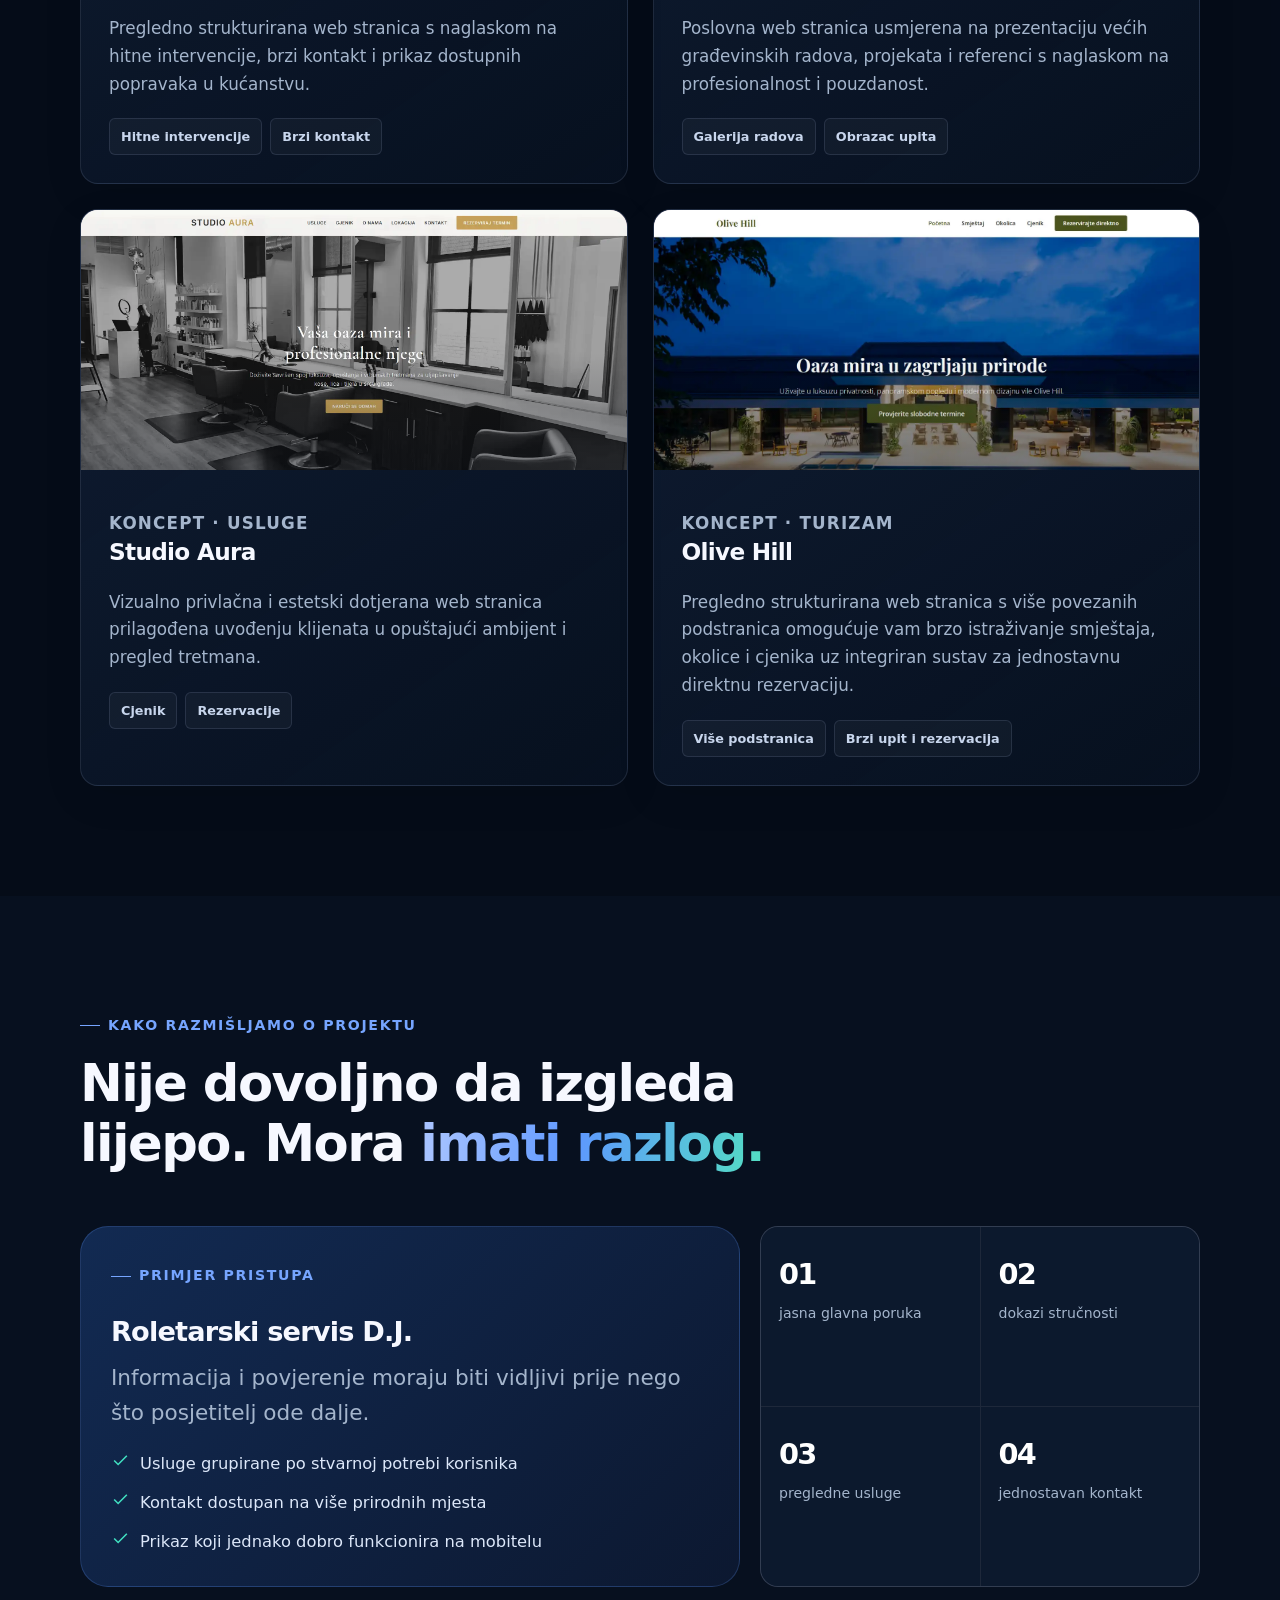
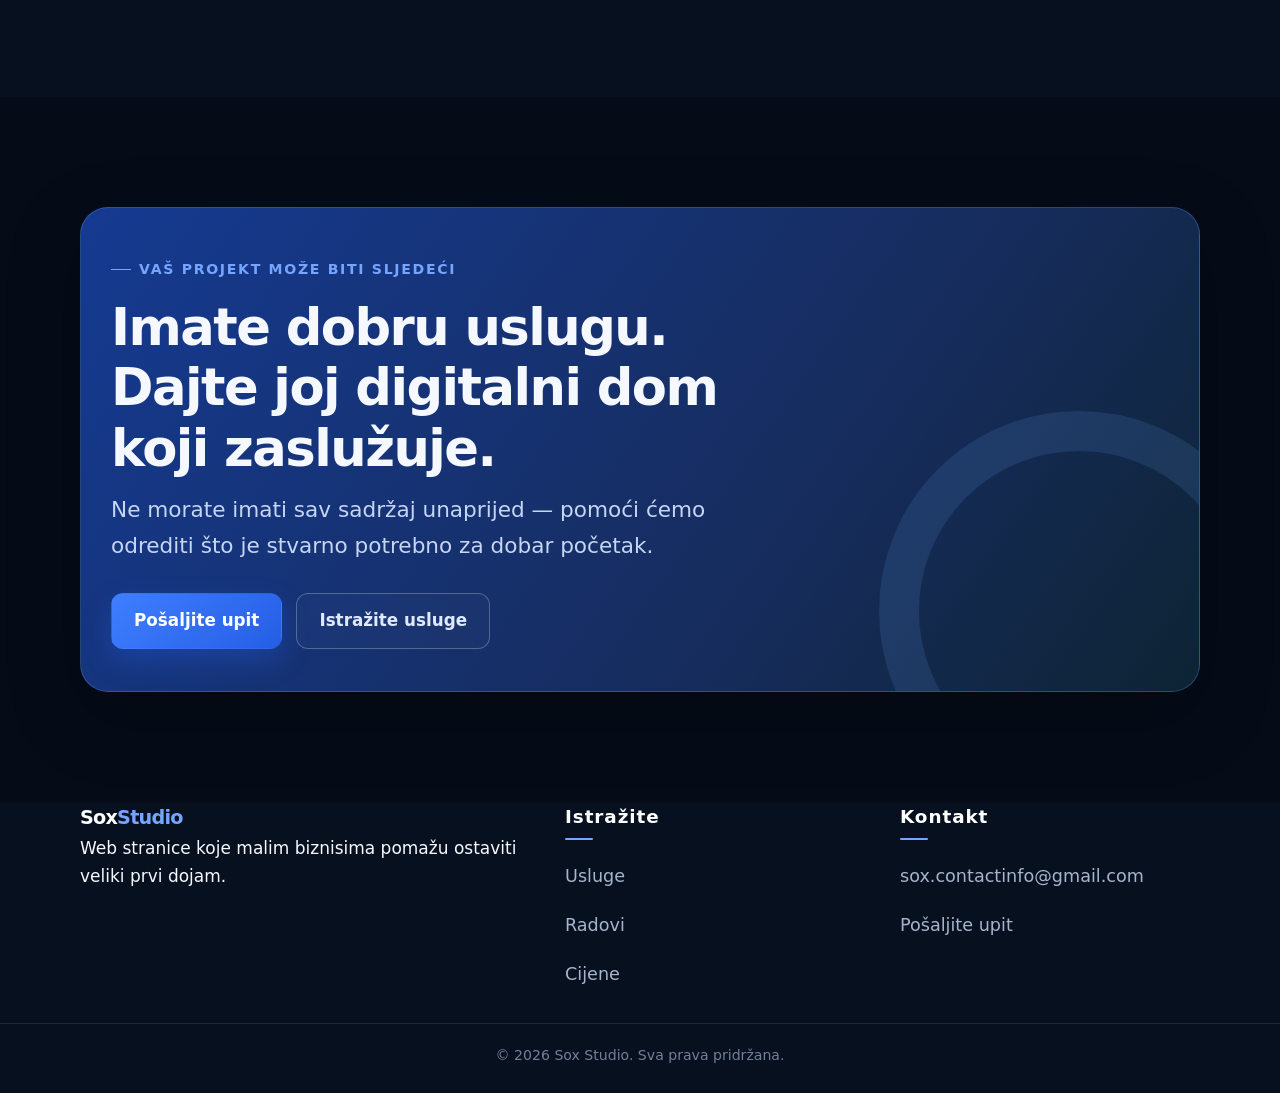
<file: radovi.html>
<!doctype html>
<html lang="hr">
<head>
  <meta charset="utf-8">
    <link rel="icon" type="image/png" href="assets/images/favicon.png">
  <meta name="viewport" content="width=device-width, initial-scale=1">
  
  <!-- Primarni SEO Title -->
  <title>Radovi i portfelj izrade web stranica | Sox Studio</title>
  
  <!-- SEO Meta Opis -->
  <meta name="description" content="Pregledajte odabrane radove, reference i koncepte web stranica koje Sox Studio izrađuje za obrte, male tvrtke i uslužne djelatnosti.">
  
  <!-- Kanonski link (ažuriran na novu vlastitu domenu) -->
  <link rel="canonical" href="https://sox-studio.hr/radovi">

  <!-- Open Graph tagovi za društvene mreže -->
  <meta property="og:title" content="Radovi i portfelj izrade web stranica | Sox Studio">
  <meta property="og:description" content="Pregledajte odabrane radove i koncepte web stranica za obrte i male biznise.">
  <meta property="og:type" content="website">
  <meta property="og:url" content="https://sox-studio.hr/radovi.html">
  <meta property="og:image" content="https://sox-studio.hr/assets/images/og-slika.jpg">

  <link rel="stylesheet" href="assets/styles.css">
</head>
<body>

  <header class="site-header">
    <div class="container nav">
      <a class="logo" href="./" aria-label="Sox Studio, početna">Sox<span>Studio</span></a>
      <button class="menu-button" type="button" aria-label="Otvori navigaciju" aria-expanded="false">
        <svg class="menu-icon" viewBox="0 0 24 24" fill="none" stroke="currentColor" stroke-width="2">
          <path d="M3 6h18M3 12h18M3 18h18"/>
        </svg>
        <svg class="close-icon" viewBox="0 0 24 24" fill="none" stroke="currentColor" stroke-width="2">
          <path d="m6 6 12 12M18 6 6 18"/>
        </svg>
      </button>
      <nav class="nav-links" aria-label="Glavna navigacija">
        <a href="/">Početna</a>
        <a href="usluge">Usluge</a>
        <a href="radovi" aria-current="page" >Radovi</a>
        <a href="cijene" >Cijene</a>
        <a href="kontakt" class="nav-cta">Pošalji upit</a>
      </nav>
    </div>
  </header>

  <main>
    <section class="page-hero">
      <div class="container" data-reveal>
        <div class="breadcrumbs">
          <a href="index.html">Početna</a>
          <span>/</span>
          <span>Radovi</span>
        </div>
        <p class="eyebrow">Portfolio</p>
        <h1>Dizajn koji stavlja vaš <span class="gradient-text">posao u prvi plan.</span></h1>
        <p class="lead">Svaki projekt počinje pitanjem: što budući klijent treba vidjeti i osjetiti da bi vam se javio?</p>
      </div>
    </section>

    <section class="section section--dark">
      <div class="container">
        <!-- Novi, bolje raspoređeni i preimenovani filteri -->
        <div class="filter-bar" aria-label="Filtriraj radove">
          <button class="filter-button" type="button" data-filter="all" aria-pressed="true">Svi radovi</button>
          <button class="filter-button" type="button" data-filter="usluge" aria-pressed="false">Uslužni obrti</button>
          <button class="filter-button" type="button" data-filter="gradnja" aria-pressed="false">Gradnja i dom</button>
          <button class="filter-button" type="button" data-filter="usluge-ljepota" aria-pressed="false">Usluge i ljepota</button>
          <button class="filter-button" type="button" data-filter="koncept" aria-pressed="false">Primjeri rješenja</button>
        </div>

        <div class="projects">
         
          <!-- 1. Roletarski servis -->
          <article class="project-card project-card--wide" data-category="usluge" data-reveal>
            <div class="project-thumb project-thumb--roletar">
              <a href="https://roletarski-servis-dj.hr/" target="_blank" rel="noopener noreferrer">
                <img src="assets/images/web-dizajn-roletarski-servis.webp" alt="Izrada web stranice za roletarski servis - prikaz projekta" class="mini-image" loading="lazy">
              </a>
            </div>
            <div class="project-info">
              <p class="project-meta"><span class="status">Aktivan projekt</span> · Uslužni obrt</p>
              <h3>Roletarski servis D.J.</h3>
              <p>Web prezentacija za obrt koji nudi montažu, servis i popravke roleta. Fokus je na brzoj orijentaciji posjetitelja, jasnom popisu usluga i kontaktu bez prepreka.</p>
              <div class="case-tags">
                <span class="tag">SEO osnove</span>
                <span class="tag">Mobilni prikaz</span>
              </div>
            </div>
          </article>

          <!-- 2. Majstor za popravke -->
          <article class="project-card" data-category="usluge" data-reveal>
            <div class="project-thumb project-thumb--volt">
              <a href="https://lorenaa420.github.io/majstor-web/" target="_blank" rel="noopener noreferrer">
                <img src="assets/images/web-stranica-majstor-popravci.webp" alt="Web prezentacija majstora za kućne popravke - prikaz dizajna" class="mini-image" loading="lazy">
              </a>
            </div>
            <div class="project-info">
              <p class="project-meta">Koncept · Kućni majstor</p>
              <h3>Majstor u kući</h3>
              <p>Pregledno strukturirana web stranica s naglaskom na hitne intervencije, brzi kontakt i prikaz dostupnih popravaka u kućanstvu.</p>
              <div class="case-tags">
                <span class="tag">Hitne intervencije</span>
                <span class="tag">Brzi kontakt</span>
              </div>
            </div>
          </article>

          <!-- 3. Građevinski obrt -->
          <article class="project-card" data-category="gradnja" data-reveal>
            <div class="project-thumb project-thumb--kvadrat">
              <a href="https://lorenaa420.github.io/graditeljstvo-web/" target="_blank" rel="noopener noreferrer">
                <img src="assets/images/web-stranica-gradevinski-obrt.webp" alt="Web stranica građevinskog obrta i adaptacija - prikaz projekta" class="mini-image" loading="lazy">
              </a>
            </div>
            <div class="project-info">
              <p class="project-meta">Koncept · Građevina</p>
              <h3>Graditelj-Mont</h3>
              <p>Poslovna web stranica usmjerena na prezentaciju većih građevinskih radova, projekata i referenci s naglaskom na profesionalnost i pouzdanost.</p>
              <div class="case-tags">
                <span class="tag">Galerija radova</span>
                <span class="tag">Obrazac upita</span>
              </div>
            </div>
          </article>

          <!-- 4. Salon ljepote -->
          <article class="project-card" data-category="usluge-ljepota" data-reveal>
            <div class="project-thumb project-thumb--beauty">
              <a href="https://lorenaa420.github.io/studio-ljepote-web/" target="_blank" rel="noopener noreferrer">
                <img src="assets/images/web-dizajn-salon-ljepote.webp" alt="Dizajn web stranice za salon ljepote" class="mini-image" loading="lazy">
              </a>
            </div>
            <div class="project-info">
              <p class="project-meta">Koncept · Usluge</p>
              <h3>Studio Aura</h3>
              <p>Vizualno privlačna i estetski dotjerana web stranica prilagođena uvođenju klijenata u opuštajući ambijent i pregled tretmana.</p>
              <div class="case-tags">
                <span class="tag">Cjenik</span>
                <span class="tag">Rezervacije</span>
              </div>
            </div>
          </article>
         
          <!-- 5. Iznajmljivanje -->
          <article class="project-card" data-category="koncept" data-reveal>
            <div class="project-thumb project-thumb--beauty">
              <a href="https://lorenaa420.github.io/turizam-web/index.html" target="_blank" rel="noopener noreferrer">
                <img src="assets/images/web-dizajn-iznajmljivanje-smjestaj.webp" alt="Izrada web stranice za iznajmljivanje i smještaj - prikaz projekta" class="mini-image" loading="lazy">
              </a>
            </div>
            <div class="project-info">
              <p class="project-meta">Koncept · Turizam</p>
              <h3>Olive Hill</h3>
              <p>Pregledno strukturirana web stranica s više povezanih podstranica omogućuje vam brzo istraživanje smještaja, okolice i cjenika uz integriran sustav za jednostavnu direktnu rezervaciju.</p>
              <div class="case-tags">
                <span class="tag">Više podstranica</span>
                <span class="tag">Brzi upit i rezervacija</span>
              </div>
            </div>
          </article>

        </div>
      </div>
    </section>

    <section class="section">
      <div class="container">
        <div class="section-head" data-reveal>
          <p class="eyebrow">Kako razmišljamo o projektu</p>
          <h2>Nije dovoljno da izgleda lijepo. Mora <span class="gradient-text">imati razlog.</span></h2>
        </div>
        <div class="case-grid">
          <article class="case-highlight" data-reveal>
            <p class="eyebrow">Primjer pristupa</p>
            <h3>Roletarski servis D.J.</h3>
            <p class="lead">Informacija i povjerenje moraju biti vidljivi prije nego što posjetitelj ode dalje.</p>
            <ul class="check-list">
              <li>
                <svg viewBox="0 0 24 24" fill="none" stroke="currentColor" stroke-width="2">
                  <path d="M20 6 9 17l-5-5"/>
                </svg>
                Usluge grupirane po stvarnoj potrebi korisnika
              </li>
              <li>
                <svg viewBox="0 0 24 24" fill="none" stroke="currentColor" stroke-width="2">
                  <path d="M20 6 9 17l-5-5"/>
                </svg>
                Kontakt dostupan na više prirodnih mjesta
              </li>
              <li>
                <svg viewBox="0 0 24 24" fill="none" stroke="currentColor" stroke-width="2">
                  <path d="M20 6 9 17l-5-5"/>
                </svg>
                Prikaz koji jednako dobro funkcionira na mobitelu
              </li>
            </ul>
          </article>
          <div class="metric-grid" data-reveal>
            <div class="metric">
              <strong>01</strong>
              <span>jasna glavna poruka</span>
            </div>
            <div class="metric">
              <strong>02</strong>
              <span>dokazi stručnosti</span>
            </div>
            <div class="metric">
              <strong>03</strong>
              <span>pregledne usluge</span>
            </div>
            <div class="metric">
              <strong>04</strong>
              <span>jednostavan kontakt</span>
            </div>
          </div>
        </div>
      </div>
    </section>

    <section class="section section--dark">
      <div class="container">
        <div class="cta-box" data-reveal>
          <p class="eyebrow">Vaš projekt može biti sljedeći</p>
          <h2>Imate dobru uslugu. Dajte joj digitalni dom koji zaslužuje.</h2>
          <p class="lead">Ne morate imati sav sadržaj unaprijed — pomoći ćemo odrediti što je stvarno potrebno za dobar početak.</p>
          <div class="button-row">
            <a class="button button--primary" href="kontakt.html">Pošaljite upit</a>
            <a class="button button--ghost" href="usluge.html">Istražite usluge</a>
          </div>
        </div>
      </div>
    </section>
  </main>

  <footer class="site-footer">
    <div class="container">
      <div class="footer-grid">
        <div>
          <a class="logo" href="index.html">Sox<span>Studio</span></a>
          <p class="footer-copy">Web stranice koje malim biznisima pomažu ostaviti veliki prvi dojam.</p>
        </div>
        <div>
          <p class="footer-title">Istražite</p>
          <nav class="footer-links">
            <a href="usluge.html">Usluge</a>
            <a href="radovi.html">Radovi</a>
            <a href="cijene.html">Cijene</a>
          </nav>
        </div>
        <div>
          <p class="footer-title">Kontakt</p>
          <nav class="footer-links">
            <a href="mailto:sox.contactinfo@gmail.com">sox.contactinfo@gmail.com</a>
            <a href="kontakt.html">Pošaljite upit</a>
          </nav>
        </div>
      </div>
      <div class="footer-bottom">
        <span>© 2026 Sox Studio. Sva prava pridržana.</span>
      </div>
    </div>
  </footer>

  <script src="assets/script.js"></script>

  <!-- Schema.org strukturirani podaci za portfelj radova -->
  <script type="application/ld+json">
  {
    "@context": "https://schema.org",
    "@type": "CollectionPage",
    "name": "Radovi — Sox Studio",
    "description": "Portfelj realiziranih projekata i idejnih koncepata web stranica za obrte i male biznise.",
    "url": "https://sox-studio.hr/radovi.html",
    "mainEntity": {
      "@type": "ItemList",
      "itemListElement": [
        {
          "@type": "ListItem",
          "position": 1,
          "name": "Roletarski servis D.J.",
          "url": "https://roletarski-servis-dj.hr/"
        },
        {
          "@type": "ListItem",
          "position": 2,
          "name": "Majstor u kući",
          "url": "https://lorenaa420.github.io/majstor-web/"
        },
        {
          "@type": "ListItem",
          "position": 3,
          "name": "Graditelj-Mont",
          "url": "https://lorenaa420.github.io/graditeljstvo-web/"
        },
        {
          "@type": "ListItem",
          "position": 4,
          "name": "Studio Aura",
          "url": "https://lorenaa420.github.io/studio-ljepote-web/"
        },
        {
          "@type": "ListItem",
          "position": 5,
          "name": "Olive Hill",
          "url": "https://lorenaa420.github.io/turizam-web/index.html"
        }
      ]
    }
  }
  </script>
</body>
</html>
</file>
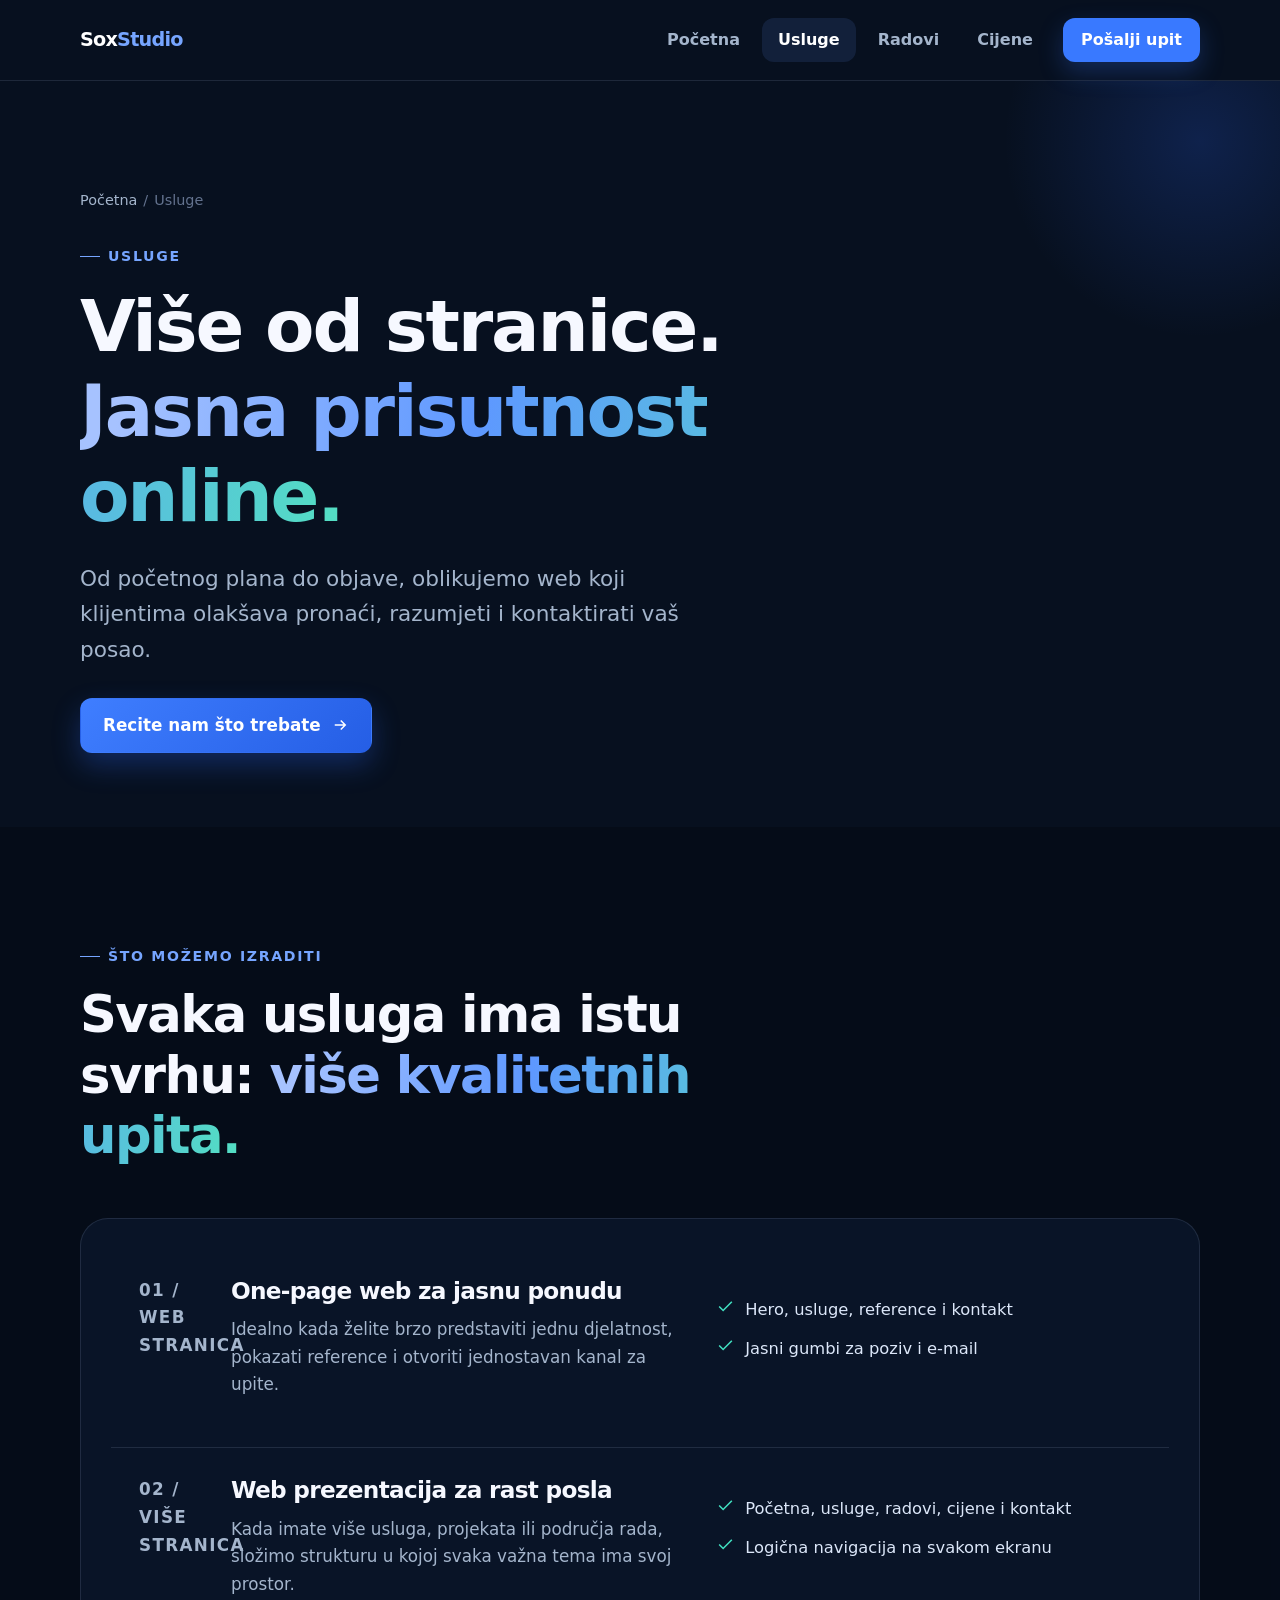
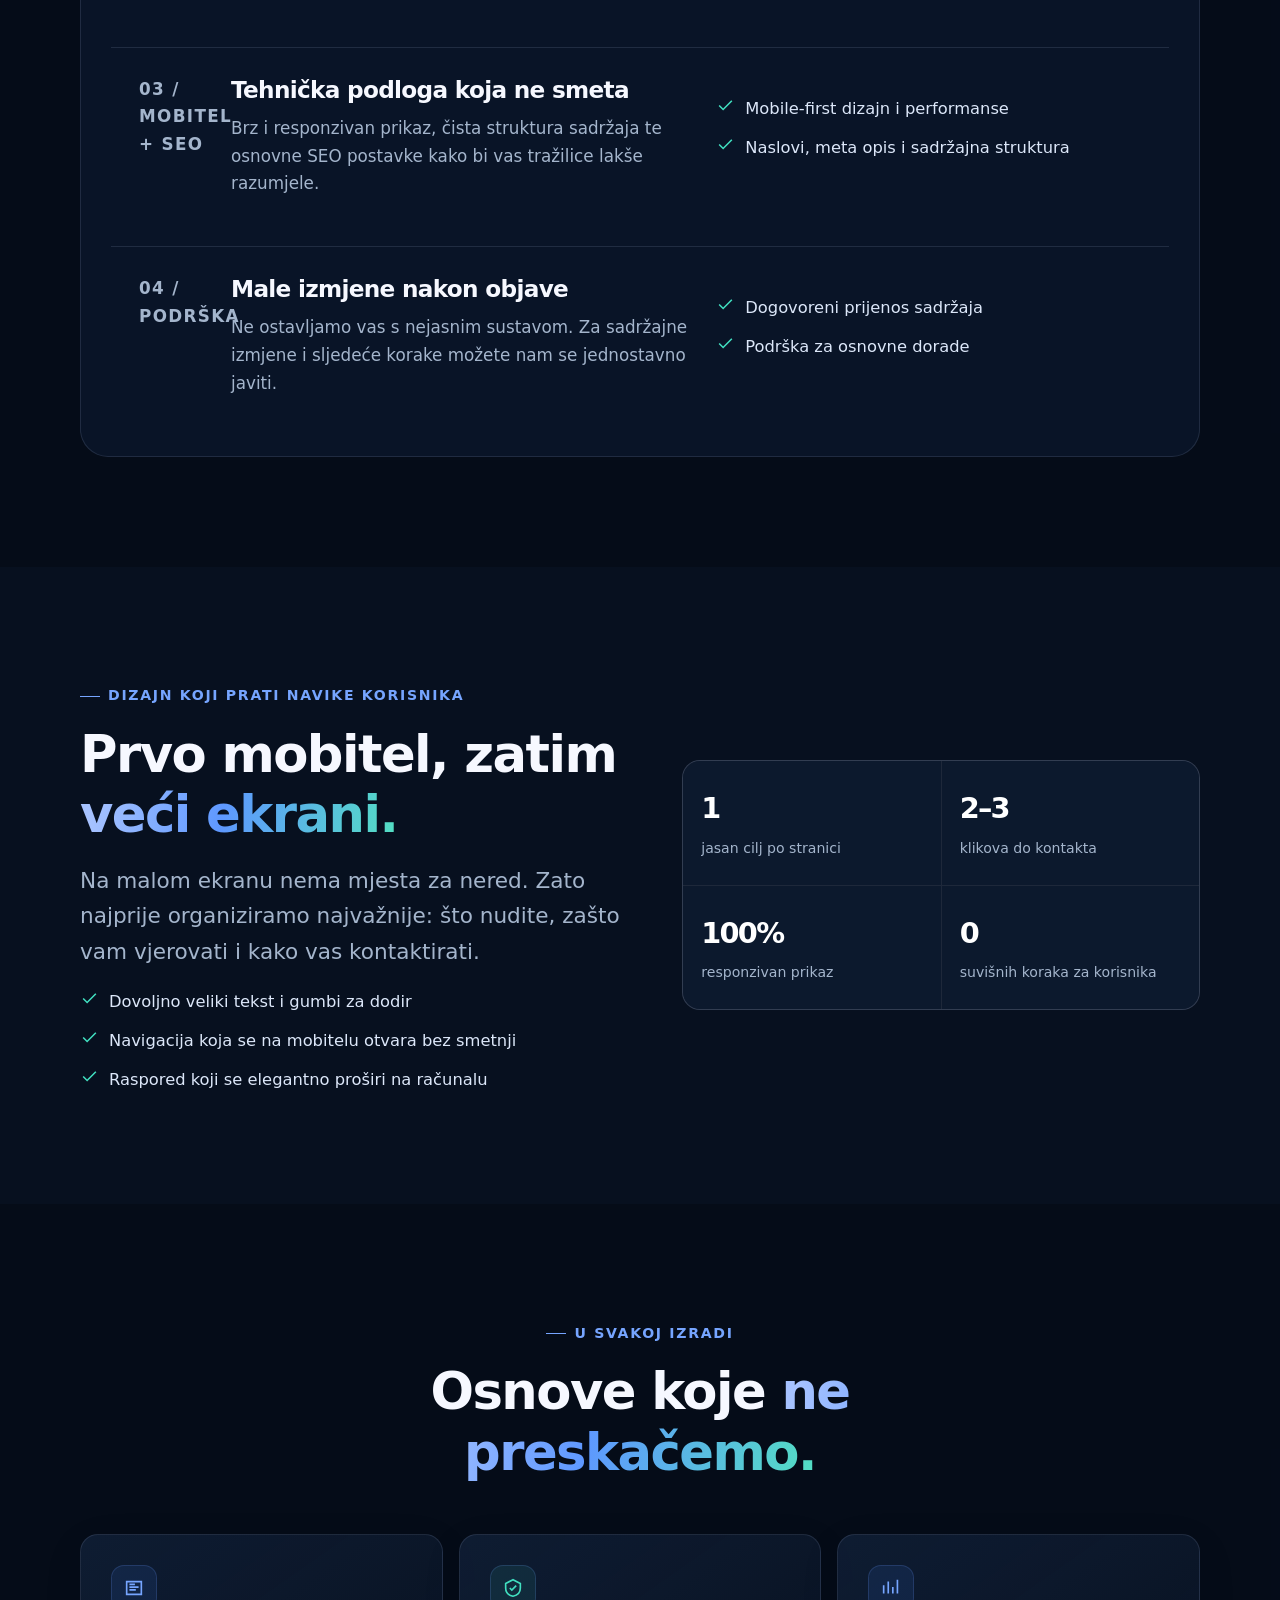
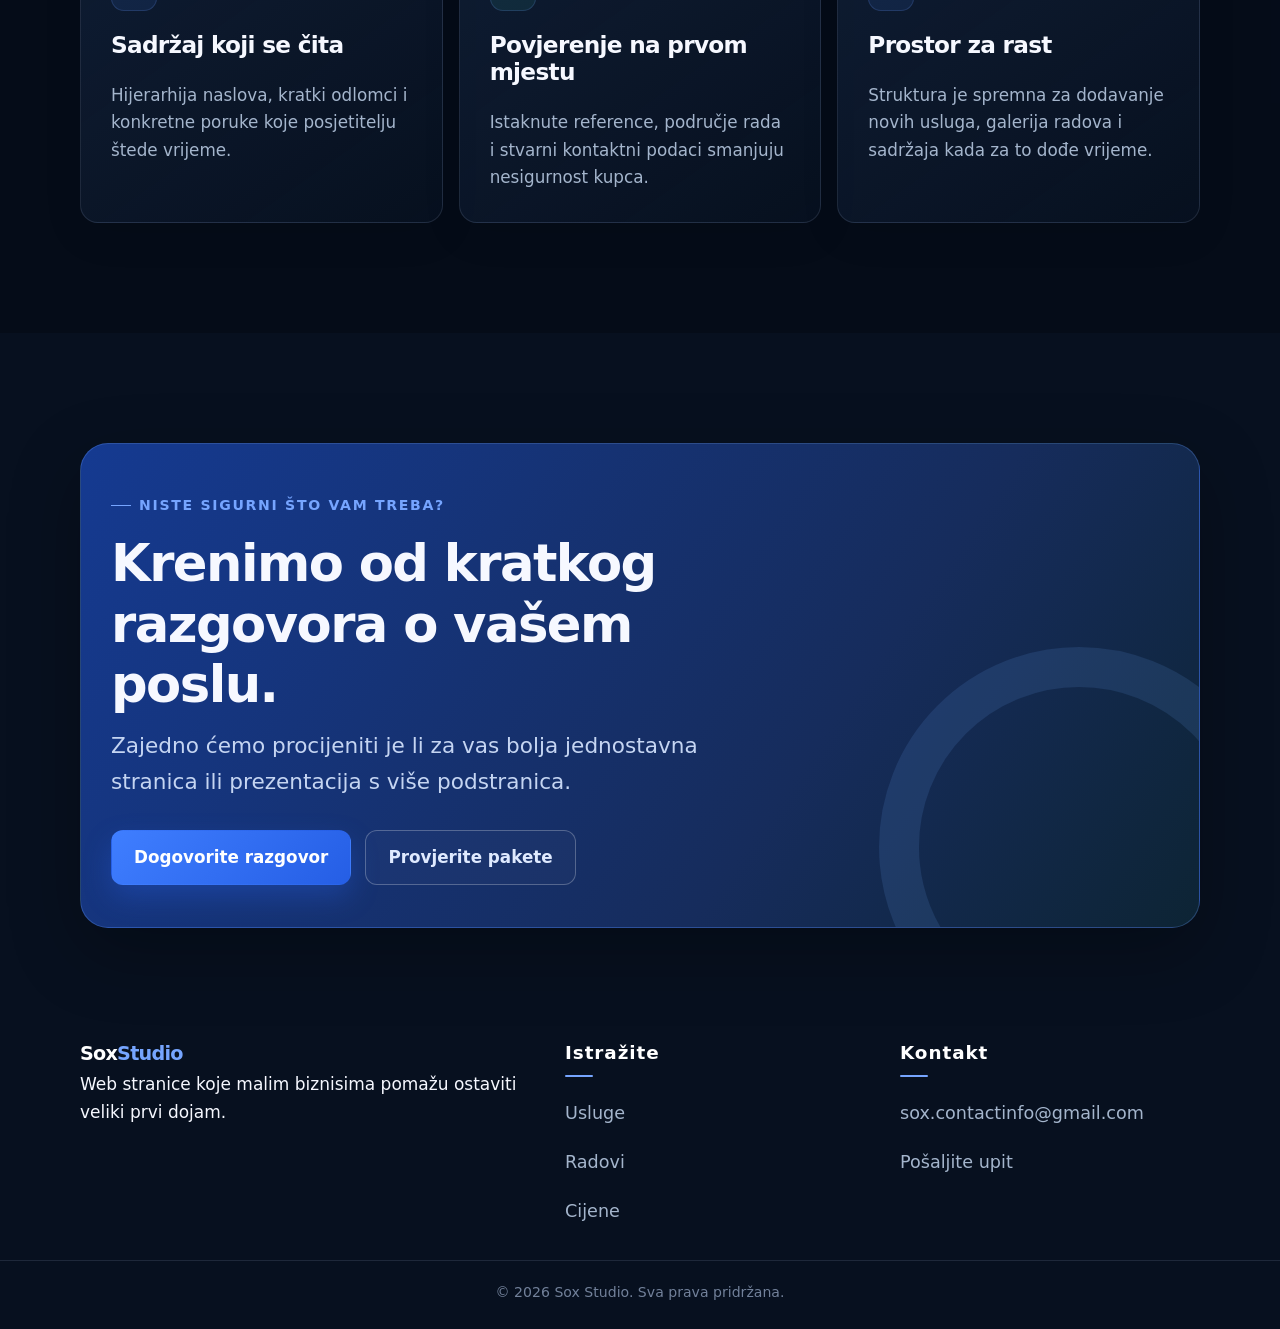
<file: usluge.html>
<!doctype html>
<html lang="hr">
<head>
  <meta charset="utf-8">
    <link rel="icon" type="image/png" href="assets/images/favicon.png">
  <meta name="viewport" content="width=device-width, initial-scale=1">
  
  <!-- Primarni SEO Title -->
  <title>Usluge izrade web stranica i SEO optimizacija | Sox Studio</title>
  
  <!-- SEO Meta Opis -->
  <meta name="description" content="Pregled usluga Sox Studija: izrada one-page i višestraničnih web stranica, mobilna optimizacija i SEO osnove prilagođene obrtima i malim poduzetnicima.">
  
  <!-- Kanonski link (ažuriran na novu vlastitu domenu) -->
  <link rel="canonical" href="https://sox-studio.hr/usluge">

  <!-- Open Graph tagovi za društvene mreže -->
  <meta property="og:title" content="Usluge izrade web stranica i SEO optimizacija | Sox Studio">
  <meta property="og:description" content="Izrada one-page i višestraničnih web stranica, mobilna optimizacija i SEO osnove za male biznise.">
  <meta property="og:type" content="website">
  <meta property="og:url" content="https://sox-studio.hr/usluge.html">
  <meta property="og:image" content="https://sox-studio.hr/assets/images/og-slika.jpg">

  <link rel="stylesheet" href="assets/styles.css">
</head>
<body>

  <header class="site-header">
    <div class="container nav">
      <a class="logo" href="./" aria-label="Sox Studio, početna">Sox<span>Studio</span></a>
      <button class="menu-button" type="button" aria-label="Otvori navigaciju" aria-expanded="false">
        <svg class="menu-icon" viewBox="0 0 24 24" fill="none" stroke="currentColor" stroke-width="2">
          <path d="M3 6h18M3 12h18M3 18h18"/>
        </svg>
        <svg class="close-icon" viewBox="0 0 24 24" fill="none" stroke="currentColor" stroke-width="2">
          <path d="m6 6 12 12M18 6 6 18"/>
        </svg>
      </button>
      <nav class="nav-links" aria-label="Glavna navigacija">
        <a href="/">Početna</a>
        <a href="usluge" aria-current="page">Usluge</a>
        <a href="radovi">Radovi</a>
        <a href="cijene" >Cijene</a>
        <a href="kontakt" class="nav-cta">Pošalji upit</a>
      </nav>
    </div>
  </header>

  <main>
    <section class="page-hero">
      <div class="container" data-reveal>
        <div class="breadcrumbs">
          <a href="index.html">Početna</a>
          <span>/</span>
          <span>Usluge</span>
        </div>
        <p class="eyebrow">Usluge</p>
        <h1>Više od stranice. <span class="gradient-text">Jasna prisutnost online.</span></h1>
        <p class="lead">Od početnog plana do objave, oblikujemo web koji klijentima olakšava pronaći, razumjeti i kontaktirati vaš posao.</p>
        <div class="button-row">
          <a class="button button--primary" href="kontakt.html">Recite nam što trebate 
            <svg viewBox="0 0 24 24" fill="none" stroke="currentColor" stroke-width="2">
              <path d="M5 12h14m-6-6 6 6-6 6"/>
            </svg>
          </a>
        </div>
      </div>
    </section>

    <section class="section section--dark">
      <div class="container">
        <div class="section-head" data-reveal>
          <p class="eyebrow">Što možemo izraditi</p>
          <h2>Svaka usluga ima istu svrhu: <span class="gradient-text">više kvalitetnih upita.</span></h2>
        </div>
        <div class="content-panel" data-reveal>
          <div class="service-list">

            <article class="service-row">
              <p class="service-number">01 / WEB STRANICA</p>
              <div>
                <h3>One-page web za jasnu ponudu</h3>
                <p>Idealno kada želite brzo predstaviti jednu djelatnost, pokazati reference i otvoriti jednostavan kanal za upite.</p>
              </div>
              <ul class="check-list">
                <li>
                  <svg viewBox="0 0 24 24" fill="none" stroke="currentColor" stroke-width="2">
                    <path d="M20 6 9 17l-5-5"/>
                  </svg>
                  Hero, usluge, reference i kontakt
                </li>
                <li>
                  <svg viewBox="0 0 24 24" fill="none" stroke="currentColor" stroke-width="2">
                    <path d="M20 6 9 17l-5-5"/>
                  </svg>
                  Jasni gumbi za poziv i e-mail
                </li>
              </ul>
            </article>

            <article class="service-row">
              <p class="service-number">02 / VIŠE STRANICA</p>
              <div>
                <h3>Web prezentacija za rast posla</h3>
                <p>Kada imate više usluga, projekata ili područja rada, složimo strukturu u kojoj svaka važna tema ima svoj prostor.</p>
              </div>
              <ul class="check-list">
                <li>
                  <svg viewBox="0 0 24 24" fill="none" stroke="currentColor" stroke-width="2">
                    <path d="M20 6 9 17l-5-5"/>
                  </svg>
                  Početna, usluge, radovi, cijene i kontakt
                </li>
                <li>
                  <svg viewBox="0 0 24 24" fill="none" stroke="currentColor" stroke-width="2">
                    <path d="M20 6 9 17l-5-5"/>
                  </svg>
                  Logična navigacija na svakom ekranu
                </li>
              </ul>
            </article>

            <article class="service-row">
              <p class="service-number">03 / MOBITEL + SEO</p>
              <div>
                <h3>Tehnička podloga koja ne smeta</h3>
                <p>Brz i responzivan prikaz, čista struktura sadržaja te osnovne SEO postavke kako bi vas tražilice lakše razumjele.</p>
              </div>
              <ul class="check-list">
                <li>
                  <svg viewBox="0 0 24 24" fill="none" stroke="currentColor" stroke-width="2">
                    <path d="M20 6 9 17l-5-5"/>
                  </svg>
                  Mobile-first dizajn i performanse
                </li>
                <li>
                  <svg viewBox="0 0 24 24" fill="none" stroke="currentColor" stroke-width="2">
                    <path d="M20 6 9 17l-5-5"/>
                  </svg>
                  Naslovi, meta opis i sadržajna struktura
                </li>
              </ul>
            </article>

            <article class="service-row">
              <p class="service-number">04 / PODRŠKA</p>
              <div>
                <h3>Male izmjene nakon objave</h3>
                <p>Ne ostavljamo vas s nejasnim sustavom. Za sadržajne izmjene i sljedeće korake možete nam se jednostavno javiti.</p>
              </div>
              <ul class="check-list">
                <li>
                  <svg viewBox="0 0 24 24" fill="none" stroke="currentColor" stroke-width="2">
                    <path d="M20 6 9 17l-5-5"/>
                  </svg>
                  Dogovoreni prijenos sadržaja
                </li>
                <li>
                  <svg viewBox="0 0 24 24" fill="none" stroke="currentColor" stroke-width="2">
                    <path d="M20 6 9 17l-5-5"/>
                  </svg>
                  Podrška za osnovne dorade
                </li>
              </ul>
            </article>

          </div>
        </div>
      </div>
    </section>

    <section class="section">
      <div class="container split-panel">
        <div data-reveal>
          <p class="eyebrow">Dizajn koji prati navike korisnika</p>
          <h2>Prvo mobitel, zatim <span class="gradient-text">veći ekrani.</span></h2>
          <p class="lead">Na malom ekranu nema mjesta za nered. Zato najprije organiziramo najvažnije: što nudite, zašto vam vjerovati i kako vas kontaktirati.</p>
          <ul class="check-list">
            <li>
              <svg viewBox="0 0 24 24" fill="none" stroke="currentColor" stroke-width="2">
                <path d="M20 6 9 17l-5-5"/>
              </svg>
              Dovoljno veliki tekst i gumbi za dodir
            </li>
            <li>
              <svg viewBox="0 0 24 24" fill="none" stroke="currentColor" stroke-width="2">
                <path d="M20 6 9 17l-5-5"/>
              </svg>
              Navigacija koja se na mobitelu otvara bez smetnji
            </li>
            <li>
              <svg viewBox="0 0 24 24" fill="none" stroke="currentColor" stroke-width="2">
                <path d="M20 6 9 17l-5-5"/>
              </svg>
              Raspored koji se elegantno proširi na računalu
            </li>
          </ul>
        </div>
        <div class="metric-grid" data-reveal>
          <div class="metric">
            <strong>1</strong>
            <span>jasan cilj po stranici</span>
          </div>
          <div class="metric">
            <strong>2–3</strong>
            <span>klikova do kontakta</span>
          </div>
          <div class="metric">
            <strong>100%</strong>
            <span>responzivan prikaz</span>
          </div>
          <div class="metric">
            <strong>0</strong>
            <span>suvišnih koraka za korisnika</span>
          </div>
        </div>
      </div>
    </section>

    <section class="section section--dark">
      <div class="container">
        <div class="section-head section-head--center" data-reveal>
          <p class="eyebrow">U svakoj izradi</p>
          <h2>Osnove koje <span class="gradient-text">ne preskačemo.</span></h2>
        </div>
        <div class="cards cards--3">
          <article class="feature-card" data-reveal>
            <div class="icon-box">
              <svg viewBox="0 0 24 24" fill="none" stroke="currentColor" stroke-width="1.8">
                <path d="M4 5h16v14H4zM7 8h6M7 11h10M7 14h7"/>
              </svg>
            </div>
            <h3>Sadržaj koji se čita</h3>
            <p>Hijerarhija naslova, kratki odlomci i konkretne poruke koje posjetitelju štede vrijeme.</p>
          </article>
          <article class="feature-card" data-reveal>
            <div class="icon-box icon-box--teal">
              <svg viewBox="0 0 24 24" fill="none" stroke="currentColor" stroke-width="1.8">
                <path d="M12 3 4 7v5c0 5 3.4 8 8 9 4.6-1 8-4 8-9V7l-8-4Z"/>
                <path d="m8.5 12 2.2 2.2 4.8-4.8"/>
              </svg>
            </div>
            <h3>Povjerenje na prvom mjestu</h3>
            <p>Istaknute reference, područje rada i stvarni kontaktni podaci smanjuju nesigurnost kupca.</p>
          </article>
          <article class="feature-card" data-reveal>
            <div class="icon-box">
              <svg viewBox="0 0 24 24" fill="none" stroke="currentColor" stroke-width="1.8">
                <path d="M4 18V9m5 9V5m5 13v-7m5 7V3"/>
              </svg>
            </div>
            <h3>Prostor za rast</h3>
            <p>Struktura je spremna za dodavanje novih usluga, galerija radova i sadržaja kada za to dođe vrijeme.</p>
          </article>
        </div>
      </div>
    </section>

    <section class="section">
      <div class="container">
        <div class="cta-box" data-reveal>
          <p class="eyebrow">Niste sigurni što vam treba?</p>
          <h2>Krenimo od kratkog razgovora o vašem poslu.</h2>
          <p class="lead">Zajedno ćemo procijeniti je li za vas bolja jednostavna stranica ili prezentacija s više podstranica.</p>
          <div class="button-row">
            <a class="button button--primary" href="kontakt.html">Dogovorite razgovor</a>
            <a class="button button--ghost" href="cijene.html">Provjerite pakete</a>
          </div>
        </div>
      </div>
    </section>
  </main>

  <footer class="site-footer">
    <div class="container">
      <div class="footer-grid">
        <div>
          <a class="logo" href="index.html">Sox<span>Studio</span></a>
          <p class="footer-copy">Web stranice koje malim biznisima pomažu ostaviti veliki prvi dojam.</p>
        </div>
        <div>
          <p class="footer-title">Istražite</p>
          <nav class="footer-links">
            <a href="usluge.html">Usluge</a>
            <a href="radovi.html">Radovi</a>
            <a href="cijene.html">Cijene</a>
          </nav>
        </div>
        <div>
          <p class="footer-title">Kontakt</p>
          <nav class="footer-links">
            <a href="mailto:sox.contactinfo@gmail.com">sox.contactinfo@gmail.com</a>
            <a href="kontakt.html">Pošaljite upit</a>
          </nav>
        </div>
      </div>
      <div class="footer-bottom">
        <span>© 2026 Sox Studio. Sva prava pridržana.</span>
      </div>
    </div>
  </footer>

  <script src="assets/script.js"></script>

  <!-- Schema.org strukturirani podaci za usluge -->
  <script type="application/ld+json">
  {
    "@context": "https://schema.org",
    "@type": "ItemList",
    "itemListElement": [
      {
        "@type": "ListItem",
        "position": 1,
        "item": {
          "@type": "Service",
          "name": "One-page web stranica",
          "description": "Idealno kada želite brzo predstaviti jednu djelatnost, pokazati reference i otvoriti jednostavan kanal za upite."
        }
      },
      {
        "@type": "ListItem",
        "position": 2,
        "item": {
          "@type": "Service",
          "name": "Web prezentacija s više stranica",
          "description": "Kada imate više usluga, projekata ili područja rada, složimo strukturu u kojoj svaka važna tema ima svoj prostor."
        }
      },
      {
        "@type": "ListItem",
        "position": 3,
        "item": {
          "@type": "Service",
          "name": "Mobilna optimizacija i SEO osnove",
          "description": "Brz i responzivan prikaz, čista struktura sadržaja te osnovne SEO postavke kako bi vas tražilice lakše razumjele."
        }
      },
      {
        "@type": "ListItem",
        "position": 4,
        "item": {
          "@type": "Service",
          "name": "Podrška i održavanje",
          "description": "Podrška za sadržajne izmjene i sljedeće korake nakon objave web stranice."
        }
      }
    ]
  }
  </script>
</body>
</html>
</file>
<file: assets/styles.css>
/* Sox Studio — shared, mobile-first styles (Fiksiran problem s prozirnošću kod skrolanja) */
:root {
  --bg: #07101f;
  --surface: #0c1729;
  --surface-2: #101f36;
  --line: rgba(195, 215, 255, .12);
  --line-strong: rgba(95, 159, 255, .28);
  --text: #f6f8ff;
  --muted: #a4b5cc;
  --blue: #3979ff;
  --blue-light: #76a5ff;
  --teal: #41dfc0;
  --shadow: 0 24px 70px rgba(0, 0, 0, .28);
  --radius-lg: 28px;
  --radius-md: 18px;
  --container: min(1120px, calc(100% - 40px));
}

* { box-sizing: border-box; }
html { scroll-behavior: smooth; }
body {
  min-width: 320px;
  margin: 0;
  overflow-x: hidden;
  color: var(--text);
  background: var(--bg);
  font-family: Inter, ui-sans-serif, system-ui, -apple-system, BlinkMacSystemFont, "Segoe UI", sans-serif;
  font-size: 17px;
  line-height: 1.65;
}
body.menu-open { overflow: hidden; }
a { color: inherit; }
button, input, textarea { font: inherit; }
button { cursor: pointer; }
::selection { background: rgba(57, 121, 255, .55); color: #fff; }

.container { width: var(--container); margin-inline: auto; }
.eyebrow {
  display: inline-flex;
  align-items: center;
  gap: 8px;
  margin: 0 0 16px;
  color: var(--blue-light);
  font-size: .88rem; 
  font-weight: 800;
  letter-spacing: .12em;
  text-transform: uppercase;
}
.eyebrow::before { width: 20px; height: 1px; background: currentColor; content: ""; }
.section { padding: 85px 0; }
.section--dark { background: rgba(3, 8, 18, .44); }
.section-head { max-width: 700px; margin-bottom: 38px; }
.section-head--center { margin-inline: auto; text-align: center; }
h1, h2, h3, h4, p { margin-top: 0; }
h1, h2, h3, h4 { letter-spacing: -.03em; line-height: 1.18; }
h1 { max-width: 740px; margin-bottom: 22px; font-size: clamp(2.6rem, 8.5vw, 4.5rem); }
h2 { margin-bottom: 18px; font-size: clamp(2.1rem, 5.5vw, 3.2rem); }
h3 { font-size: 1.45rem; }
h4 { font-size: 1.18rem; }
.lead { max-width: 630px; margin-bottom: 0; color: var(--muted); font-size: clamp(1.12rem, 2.3vw, 1.35rem); }
.gradient-text { background: linear-gradient(100deg, #a6c2ff 5%, #5e98ff 45%, #53dfc2); -webkit-background-clip: text; background-clip: text; color: transparent; }
.muted { color: var(--muted); }

/* Header & Mobile Navigation Fix (Uklonjena prozirnost kod skrolanja) */
.site-header {
  position: sticky;
  top: 0;
  z-index: 30;
  border-bottom: 1px solid var(--line);
  background: #07101f;
}
.site-header.is-scrolled { 
  background: #07101f; 
}
.nav { display: flex; min-height: 74px; align-items: center; justify-content: space-between; }
.logo { display: inline-flex; align-items: center; color: #fff; font-size: 1.2rem; font-weight: 850; letter-spacing: -.04em; text-decoration: none; }
.logo span { color: var(--blue-light); }
.menu-button { z-index: 32; display: grid; width: 44px; height: 44px; padding: 0; place-content: center; border: 1px solid var(--line); border-radius: 11px; color: var(--text); background: rgba(255, 255, 255, .03); }
.menu-button svg { width: 20px; height: 20px; }
.menu-button .close-icon { display: none; }
.menu-button[aria-expanded="true"] .menu-icon { display: none; }
.menu-button[aria-expanded="true"] .close-icon { display: block; }

/* Mobilni meni */
.nav-links { 
  position: fixed; 
  inset: 0; 
  z-index: 31; 
  display: flex; 
  visibility: hidden; 
  padding: 100px 24px 30px; 
  flex-direction: column; 
  align-items: center; 
  justify-content: center; 
  gap: 16px; 
  opacity: 0; 
  background: #07101f; 
  transition: opacity .22s ease, visibility .22s ease; 
}
.nav-links[data-open="true"] { visibility: visible; opacity: 1; }
.nav-links a { width: min(100%, 340px); padding: 15px 20px; border-radius: 12px; color: var(--muted); font-size: 1.25rem; font-weight: 700; text-align: center; text-decoration: none; transition: background .2s, color .2s; }
.nav-links a:hover, .nav-links a[aria-current="page"] { color: #fff; background: rgba(100, 149, 255, .12); }
.nav-links .nav-cta { margin-top: 8px; color: #fff; background: var(--blue); box-shadow: 0 10px 25px rgba(57, 121, 255, .25); }

/* Buttons */
.button-row { display: flex; flex-wrap: wrap; gap: 14px; margin-top: 30px; }
.button { display: inline-flex; min-height: 52px; align-items: center; justify-content: center; gap: 10px; padding: 13px 22px; border: 1px solid transparent; border-radius: 12px; color: #fff; font-size: 1.05rem; font-weight: 760; text-align: center; text-decoration: none; transition: transform .2s, border-color .2s, background .2s, box-shadow .2s; }
.button:hover { transform: translateY(-2px); }
.button--primary { background: linear-gradient(135deg, #3f7eff, #255ee5); box-shadow: 0 12px 28px rgba(40, 96, 231, .32); }
.button--primary:hover { box-shadow: 0 16px 34px rgba(40, 96, 231, .45); }
.button--ghost { border-color: var(--line-strong); color: #dfeaff; background: rgba(255,255,255,.025); }
.button--ghost:hover { border-color: rgba(140, 181, 255, .7); background: rgba(100, 149, 255, .1); }
.button svg { width: 18px; height: 18px; }

/* Homepage hero */
.hero { position: relative; padding: 85px 0 65px; overflow: hidden; }
.hero::before { position: absolute; top: -290px; right: -270px; width: 580px; height: 580px; border-radius: 50%; background: radial-gradient(circle, rgba(46, 101, 255, .2), transparent 67%); content: ""; pointer-events: none; }
.hero-grid { display: grid; gap: 52px; align-items: center; }
.hero-copy { position: relative; z-index: 1; }
.hero .lead { max-width: 580px; }
.hero-points { display: grid; gap: 12px; margin: 32px 0 0; padding: 0; list-style: none; color: #d6e1f5; font-size: 1.08rem; }
.hero-points li { display: flex; align-items: center; gap: 10px; }
.tick { display: grid; width: 22px; height: 22px; flex: none; place-items: center; border-radius: 50%; color: var(--teal); background: rgba(65, 223, 192, .1); }
.tick svg { width: 13px; height: 13px; }
.hero-visual { position: relative; max-width: 490px; margin-inline: auto; }
.glow { position: absolute; inset: 14% 12%; border-radius: 50%; background: rgba(47, 106, 255, .32); filter: blur(45px); }
.site-preview { position: relative; overflow: hidden; border: 1px solid rgba(162, 192, 255, .25); border-radius: 19px; background: #f7faff; box-shadow: 0 34px 70px rgba(0, 0, 0, .42); color: #17243c; transform: rotate(1.8deg); }
.preview-bar { display: flex; height: 30px; align-items: center; gap: 5px; padding-inline: 12px; background: #e9eff9; }
.preview-dot { width: 6px; height: 6px; border-radius: 50%; background: #c4cfdf; }
.preview-address { width: 42%; height: 10px; margin-left: 7px; border-radius: 5px; background: #d7e1ef; }
.preview-content { min-height: 260px; padding: 22px; background: linear-gradient(132deg, #eef4ff 0 58%, #cbe3ff 58%); }
.preview-nav { display: flex; justify-content: space-between; color: #354b70; font-size: .55rem; font-weight: 800; }
.preview-nav b { color: #2457cc; font-size: .75rem; }
.preview-splash { position: relative; max-width: 220px; margin-top: 32px; }
.preview-label { display: inline-block; color: #4388df; font-size: .5rem; font-weight: 800; letter-spacing: .1em; text-transform: uppercase; }
.preview-content h3 { margin: 5px 0 11px; color: #1b3158; font-size: 1.4rem; }
.preview-content p { width: 85%; margin-bottom: 13px; color: #647695; font-size: .55rem; }
.preview-action { display: inline-block; padding: 7px 10px; border-radius: 4px; color: #fff; background: #2a6def; font-size: .5rem; font-weight: 800; }
.preview-shape { position: absolute; right: 19px; bottom: 17px; width: 110px; height: 150px; border-radius: 55px 55px 13px 13px; background: linear-gradient(145deg, #2368e8, #71d9d2); transform: rotate(20deg); }
.preview-shape::before { position: absolute; top: 22px; left: 29px; width: 52px; height: 52px; border: 8px solid rgba(255,255,255,.78); border-radius: 50%; content: ""; }
.floating-card { position: absolute; z-index: 2; display: flex; align-items: center; gap: 8px; padding: 10px 14px; border: 1px solid rgba(201, 219, 255, .25); border-radius: 11px; color: #e9f1ff; background: rgba(13, 29, 55, .89); box-shadow: var(--shadow); font-size: .82rem; font-weight: 760; backdrop-filter: blur(8px); }
.floating-card--top { top: 15%; left: -13px; }
.floating-card--bottom { right: -9px; bottom: 8%; }
.floating-icon { display: grid; width: 22px; height: 22px; place-items: center; border-radius: 7px; color: var(--teal); background: rgba(65, 223, 192, .12); }
.floating-icon svg { width: 13px; height: 13px; }
.rating { color: #ffd76b; letter-spacing: -1px; }

/* General components */
.trust-strip { padding: 25px 0; border-block: 1px solid var(--line); color: var(--muted); }
.trust-inner { display: flex; flex-wrap: wrap; align-items: center; justify-content: center; gap: 15px 28px; text-align: center; }
.trust-inner p { margin: 0; color: #d5e0f2; font-size: .98rem; font-weight: 720; }
.trust-item { display: flex; align-items: center; gap: 8px; font-size: .92rem; font-weight: 650; }
.trust-item svg { width: 17px; height: 17px; color: var(--teal); }
.cards { display: grid; gap: 16px; }
.feature-card, .project-card, .price-card, .step-card, .contact-card, .testimonial, .faq-item { border: 1px solid var(--line); border-radius: var(--radius-md); background: linear-gradient(145deg, rgba(20, 37, 64, .66), rgba(10, 22, 40, .45)); box-shadow: 0 12px 40px rgba(0,0,0,.08); }
.feature-card { padding: 28px; transition: border-color .2s, transform .2s, background .2s; }
.feature-card:hover { border-color: var(--line-strong); background: rgba(21, 42, 73, .88); transform: translateY(-4px); }
.icon-box { display: grid; width: 46px; height: 46px; margin-bottom: 20px; place-items: center; border: 1px solid rgba(113, 163, 255, .18); border-radius: 13px; color: var(--blue-light); background: rgba(63, 126, 255, .11); }
.icon-box--teal { color: var(--teal); background: rgba(65, 223, 192, .09); }
.icon-box svg { width: 22px; height: 22px; }
.feature-card p, .project-card p, .step-card p, .testimonial p { margin: 12px 0 0; color: var(--muted); font-size: 1.05rem; }
.text-link { display: inline-flex; align-items: center; gap: 8px; margin-top: 18px; color: var(--blue-light); font-size: 1.02rem; font-weight: 750; text-decoration: none; }
.text-link svg { width: 16px; height: 16px; transition: transform .2s; }
.text-link:hover svg { transform: translateX(3px); }

/* Project cards */
.projects { display: grid; gap: 20px; }
.project-card { position: relative; overflow: hidden; }

.project-thumb { 
  position: relative; 
  height: 230px; 
  overflow: hidden; 
  padding: 0; 
}

.project-thumb::after { 
  position: absolute; 
  inset: 0; 
  background: linear-gradient(180deg, transparent 55%, rgba(1, 7, 18, .3)); 
  content: ""; 
  pointer-events: none;
  z-index: 2;
}

.project-thumb--roletar { background: linear-gradient(135deg, #f9eee1 0 52%, #a76d37 52% 60%, #d2b28d 60%); }
.project-thumb--volt { background: linear-gradient(135deg, #0b1128, #123362 55%, #1b917f); }
.project-thumb--kvadrat { background: linear-gradient(135deg, #d5d8da, #9da5a8 48%, #494e55 48%); }
.project-thumb--beauty { background: linear-gradient(135deg, #f9e3e8, #dbafbf 55%, #a16f80); }

.mini-image {
  position: absolute;
  top: 0;
  left: 0;
  width: 100%;
  height: 100%;
  object-fit: cover; 
  object-position: top center; 
  display: block;
  z-index: 1;
}

.project-info { padding: 26px; }
.project-meta { display: flex; align-items: center; gap: 8px; margin: 0 0 10px; color: var(--blue-light); font-size: .84rem; font-weight: 800; letter-spacing: .07em; text-transform: uppercase; }
.status { display: inline-flex; align-items: center; gap: 6px; color: #b5f6e9; }
.status::before { width: 6px; height: 6px; border-radius: 50%; background: var(--teal); box-shadow: 0 0 10px var(--teal); content: ""; }

/* Process, testimonial, cta */
.steps { display: grid; gap: 16px; counter-reset: step; }
.step-card { position: relative; padding: 28px 24px 24px 74px; }
.step-card::before { position: absolute; top: 26px; left: 24px; display: grid; width: 33px; height: 33px; place-items: center; border-radius: 50%; color: var(--blue-light); background: rgba(63, 126, 255, .12); content: counter(step, decimal-leading-zero); counter-increment: step; font-size: .85rem; font-weight: 850; }
.testimonials { display: grid; gap: 16px; }
.testimonial { padding: 28px; }
.quote-mark { color: var(--blue-light); font-size: 2.3rem; line-height: .55; }
.testimonial footer { display: flex; align-items: center; gap: 12px; margin-top: 20px; }
.avatar { display: grid; width: 38px; height: 38px; place-items: center; border-radius: 50%; color: #dce7ff; background: #213961; font-size: .85rem; font-weight: 820; }
.testimonial footer strong, .testimonial footer span { display: block; }
.testimonial footer strong { font-size: .98rem; }
.testimonial footer span { color: var(--muted); font-size: .85rem; }
.cta-box { position: relative; overflow: hidden; padding: 42px 30px; border: 1px solid rgba(106, 157, 255, .28); border-radius: var(--radius-lg); background: linear-gradient(125deg, #153a91, #162c5c 65%, #0d2434); box-shadow: var(--shadow); }
.cta-box::after { position: absolute; right: -80px; bottom: -120px; width: 320px; height: 320px; border: 40px solid rgba(109, 168, 255, .13); border-radius: 50%; content: ""; }
.cta-box > * { position: relative; z-index: 1; }
.cta-box h2 { max-width: 700px; margin-bottom: 14px; }
.cta-box .lead { color: #c5d5f2; }
.cta-box .button--ghost { border-color: rgba(255,255,255,.25); }

/* Page hero */
.page-hero { position: relative; padding: 80px 0 58px; overflow: hidden; }
.page-hero::after { position: absolute; top: -150px; right: -130px; width: 420px; height: 420px; border-radius: 50%; background: radial-gradient(circle, rgba(47, 105, 255, .2), transparent 66%); content: ""; }
.page-hero .container { position: relative; z-index: 1; }
.breadcrumbs { display: flex; flex-wrap: wrap; gap: 6px; margin-bottom: 24px; color: var(--muted); font-size: .9rem; }
.breadcrumbs a { color: var(--muted); text-decoration: none; }
.breadcrumbs a:hover { color: #fff; }
.breadcrumbs span { color: #63728e; }

/* Services */
.service-list { display: grid; gap: 20px; }
.service-row { display: grid; gap: 18px; padding: 28px; border-top: 1px solid var(--line); }
.service-row:first-child { border-top: 0; }
.service-row h3 { margin-bottom: 10px; }
.service-row p { margin: 0; color: var(--muted); font-size: 1.05rem; }
.service-number { color: var(--blue-light); font-size: .85rem; font-weight: 850; letter-spacing: .08em; }
.check-list { display: grid; gap: 12px; margin: 20px 0 0; padding: 0; list-style: none; color: #dce7f9; font-size: 1.02rem; }
.check-list li { display: flex; gap: 10px; align-items: flex-start; }
.check-list svg { width: 19px; height: 19px; flex: none; color: var(--teal); }
.split-panel { display: grid; gap: 30px; align-items: center; }
.content-panel { padding: 30px; border: 1px solid var(--line); border-radius: var(--radius-lg); background: rgba(15, 30, 53, .53); }
.content-panel h3 { margin-bottom: 12px; }
.content-panel p { color: var(--muted); font-size: 1.05rem; }
.metric-grid { display: grid; grid-template-columns: repeat(2, 1fr); gap: 1px; overflow: hidden; border: 1px solid var(--line); border-radius: var(--radius-md); background: var(--line); }
.metric { padding: 24px 18px; background: #0c192d; }
.metric strong { display: block; color: #fff; font-size: 1.8rem; letter-spacing: -.06em; }
.metric span { color: var(--muted); font-size: .88rem; }

/* Portfolio */
.filter-bar { display: flex; gap: 9px; margin: 0 0 26px; overflow-x: auto; padding-bottom: 5px; scrollbar-width: none; }
.filter-bar::-webkit-scrollbar { display: none; }
.filter-button { flex: none; padding: 11px 16px; border: 1px solid var(--line); border-radius: 999px; color: var(--muted); background: transparent; font-size: .9rem; font-weight: 700; }
.filter-button[aria-pressed="true"], .filter-button:hover { border-color: rgba(112, 163, 255, .45); color: #fff; background: rgba(57, 121, 255, .15); }
.project-card.is-hidden { display: none; }
.case-grid { display: grid; gap: 20px; }
.case-highlight { padding: 30px; border: 1px solid rgba(102, 157, 255, .22); border-radius: var(--radius-lg); background: linear-gradient(135deg, #122a52, #0c1830); }
.case-highlight h3 { margin: 12px 0; font-size: 1.7rem; }
.case-tags { display: flex; flex-wrap: wrap; gap: 8px; margin-top: 20px; }
.tag { padding: 7px 11px; border: 1px solid var(--line); border-radius: 6px; color: #c8d6ed; background: rgba(255,255,255,.035); font-size: .8rem; font-weight: 700; }

/* Pricing */
.pricing-grid { display: grid; gap: 18px; align-items: stretch; }
.price-card { position: relative; padding: 30px; }
.price-card--popular { border-color: rgba(98, 151, 255, .55); background: linear-gradient(150deg, rgba(29, 68, 142, .78), rgba(12, 27, 51, .92)); box-shadow: 0 22px 45px rgba(5, 17, 40, .4); }
.popular-label { position: absolute; top: -12px; left: 24px; padding: 5px 11px; border-radius: 999px; color: #08224b; background: var(--teal); font-size: .74rem; font-weight: 850; letter-spacing: .06em; text-transform: uppercase; }
.price-card h3 { margin-bottom: 8px; }
.price-card > p { margin-bottom: 22px; color: var(--muted); font-size: 1.02rem; }
.price { display: flex; align-items: baseline; gap: 6px; margin-bottom: 6px; }
.price strong { font-size: 3rem; letter-spacing: -.08em; }
.price span { color: var(--muted); font-size: .98rem; }
.price-note { min-height: 24px; color: var(--muted); font-size: .88rem; }
.price-card .button { width: 100%; margin: 25px 0 0; }
.price-card .check-list { padding-top: 22px; border-top: 1px solid var(--line); }
.compare-wrap { overflow-x: auto; border: 1px solid var(--line); border-radius: var(--radius-md); }
.compare { width: 100%; min-width: 630px; border-collapse: collapse; color: #dce7f8; font-size: .98rem; text-align: left; }
.compare th, .compare td { padding: 20px; border-bottom: 1px solid var(--line); }
.compare th { color: #fff; background: rgba(24, 45, 79, .7); font-size: .88rem; letter-spacing: .03em; text-transform: uppercase; }
.compare tr:last-child td { border-bottom: 0; }
.yes { color: var(--teal); font-weight: 800; }
.faq-list { display: grid; gap: 12px; }
.faq-item { overflow: hidden; }
.faq-item summary { position: relative; padding: 24px 54px 24px 22px; cursor: pointer; color: #ecf2fd; font-size: 1.08rem; font-weight: 750; list-style: none; }
.faq-item summary::-webkit-details-marker { display: none; }
.faq-item summary::after { position: absolute; right: 22px; color: var(--blue-light); content: "+"; font-size: 1.5rem; font-weight: 400; transition: transform .2s; }
.faq-item[open] summary::after { transform: rotate(45deg); }
.faq-item p { margin: -4px 22px 22px; color: var(--muted); font-size: 1.02rem; }

/* Contact */
.contact-grid { display: grid; gap: 20px; }
.contact-card { padding: 28px; }
.contact-card h3 { margin-bottom: 10px; }
.contact-card p { color: var(--muted); font-size: 1.02rem; }
.contact-lines { display: grid; gap: 16px; margin-top: 24px; }
.contact-line { display: flex; align-items: center; gap: 12px; color: #e2ebfa; font-size: 1.02rem; font-weight: 700; text-decoration: none; }
.contact-line .icon-box { width: 38px; height: 38px; margin: 0; border-radius: 10px; }
.contact-line .icon-box svg { width: 17px; height: 17px; }
.form-card { padding: 32px; border: 1px solid var(--line-strong); border-radius: var(--radius-lg); background: linear-gradient(145deg, rgba(22, 47, 83, .84), rgba(9, 21, 40, .9)); }
.form-card h2 { font-size: 2rem; }
.form-card > p { margin-bottom: 25px; color: var(--muted); font-size: 1.02rem; }
.form-grid { display: grid; gap: 16px; }
.field { display: grid; gap: 8px; }
.field label { color: #dbe7f9; font-size: .94rem; font-weight: 720; }
.field input, .field textarea, .field select { width: 100%; padding: 15px 18px; border: 1px solid var(--line); border-radius: 11px; outline: none; color: #fff; background: rgba(4, 12, 25, .57); font-size: 1.02rem; transition: border-color .2s, box-shadow .2s; }
.field textarea { min-height: 124px; resize: vertical; }
.field select { color-scheme: dark; }
.field input::placeholder, .field textarea::placeholder { color: #63738d; }
.field input:focus, .field textarea:focus, .field select:focus { border-color: var(--blue-light); box-shadow: 0 0 0 3px rgba(93, 148, 255, .14); }
.form-card .button { width: 100%; margin-top: 23px; }
.form-message { min-height: 24px; margin: 12px 0 0; color: #aeeedf; font-size: .9rem; }
.map-card { min-height: 250px; overflow: hidden; border: 1px solid var(--line); border-radius: var(--radius-lg); background: linear-gradient(135deg, #132a48 0 23%, #0d1c31 23% 50%, #163353 50% 72%, #0c192c 72%); }
.map-overlay { display: grid; min-height: 250px; place-content: center; padding: 30px; text-align: center; background: radial-gradient(circle, rgba(46,107,255,.35), transparent 44%); }
.pin { display: grid; width: 58px; height: 58px; margin: 0 auto 12px; place-items: center; border: 8px solid rgba(65, 223, 192, .28); border-radius: 50%; color: var(--teal); background: #173651; box-shadow: 0 0 0 10px rgba(65, 223, 192, .06); }
.pin svg { width: 22px; height: 22px; }

/* Footer */
.footer-grid {
  display: grid;
  gap: 35px;
}

/* Naglašeni naslovi u footeru */
.footer-title {
  color: #fff;
  font-size: 1.15rem;
  font-weight: 800;
  letter-spacing: 0.05em;
  margin-bottom: 18px;
  position: relative;
}

.footer-title::after {
  content: "";
  display: block;
  width: 28px;
  height: 2px;
  background: var(--blue-light);
  margin-top: 6px;
  border-radius: 2px;
}

/* Razmak, veći font i vertikalni raspored za linkove u footeru na mobitelu */
.footer-links {
  display: flex;
  flex-direction: column;
  gap: 12px; 
}

.footer-links a {
  font-size: 1.1rem; 
  padding: 4px 0; 
  text-decoration: none;
  color: var(--muted);
  transition: color .2s;
}

.footer-links a:hover {
  color: #fff;
}

.footer-bottom { 
  text-align: center; 
  margin-top: 30px; 
  padding-top: 20px; 
  padding-bottom: 25px; 
  border-top: 1px solid var(--line); 
  color: #72819a; 
  font-size: .88rem; 
  width: 100vw;
  position: relative;
  left: 50%;
  right: 50%;
  margin-left: -50vw;
  margin-right: -50vw;
}

/* Reveal animation */
[data-reveal] { opacity: 0; transform: translateY(15px); transition: opacity .5s ease, transform .5s ease; }
[data-reveal].is-visible { opacity: 1; transform: translateY(0); }

@media (min-width: 620px) {
  .cards--3, .testimonials, .projects--2, .pricing-grid { grid-template-columns: repeat(2, 1fr); }
  .feature-card { padding: 30px; }
  .projects { grid-template-columns: repeat(2, 1fr); }
  .project-card--wide { grid-column: span 2; display: grid; grid-template-columns: 1.05fr .95fr; }
  .project-card--wide .project-thumb { min-height: 100%; }
  .steps { grid-template-columns: repeat(2, 1fr); }
  .contact-grid { grid-template-columns: .76fr 1.24fr; }
  .form-grid--two { grid-template-columns: repeat(2, 1fr); }
  .footer-grid { grid-template-columns: 1.5fr 1fr 1fr; }
  .service-row { grid-template-columns: 74px 1.1fr 1fr; align-items: start; }
  .split-panel { grid-template-columns: 1.05fr .95fr; }
}

@media (min-width: 780px) {
  .nav { min-height: 80px; }
  .menu-button { display: none; }
  .nav-links { position: static; display: flex; visibility: visible; padding: 0; flex-direction: row; gap: 6px; opacity: 1; background: transparent; }
  .nav-links a { width: auto; padding: 9px 16px; font-size: 1rem; }
  .nav-links .nav-cta { margin: 0 0 0 8px; padding-inline: 18px; }
  .hero { min-height: 690px; padding: 98px 0 82px; display: grid; align-items: center; }
  .hero-grid { grid-template-columns: 1.03fr .97fr; gap: 52px; }
  .hero-points { grid-template-columns: repeat(2, max-content); column-gap: 26px; }
  .section { padding: 110px 0; }
  .section-head { margin-bottom: 52px; }
  .cards--3 { grid-template-columns: repeat(3, 1fr); }
  .steps { grid-template-columns: repeat(4, 1fr); }
  .step-card { min-height: 178px; padding: 72px 22px 24px; }
  .step-card::before { top: 24px; left: 22px; }
  .testimonials { grid-template-columns: repeat(3, 1fr); }
  .pricing-grid { grid-template-columns: repeat(3, 1fr); }
  .price-card { padding: 34px; }
  .price-card--popular { transform: translateY(-10px); }
  .page-hero { padding: 108px 0 74px; }
  .page-hero .lead { font-size: 1.35rem; }
  .case-grid { grid-template-columns: 1.2fr .8fr; }
  .map-card { min-height: 330px; }
  .map-overlay { min-height: 330px; }
}

@media (min-width: 1000px) {
  .projects { gap: 25px; }
  .project-thumb { min-height: 260px; }
  .project-info { padding: 28px; }
  .contact-grid { gap: 38px; }
  .form-card { padding: 38px; }
}

@media (prefers-reduced-motion: reduce) {
  *, *::before, *::after { scroll-behavior: auto !important; transition-duration: .01ms !important; animation-duration: .01ms !important; animation-iteration-count: 1 !important; }
}
</file>
